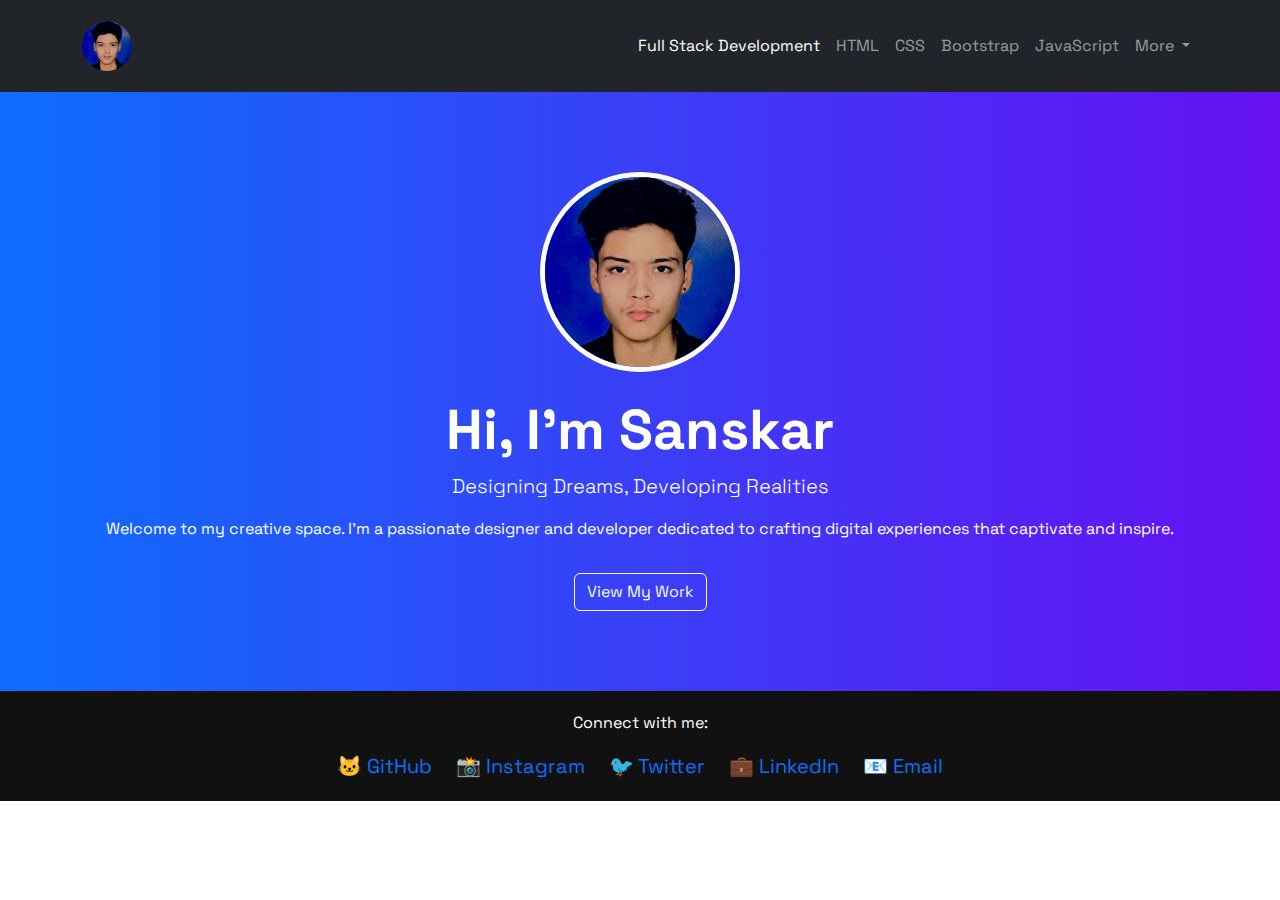
<file: index.html>
<!DOCTYPE html>
<html lang="en">

<head>
  <meta charset="UTF-8">
  <meta name="viewport" content="width=device-width, initial-scale=1.0">
  <title>Portfolio</title>

  <!-- Bootstrap CSS -->
  <link href="https://cdn.jsdelivr.net/npm/bootstrap@5.3.0/dist/css/bootstrap.min.css" rel="stylesheet">

  <!-- Google Font -->
  <link href="https://fonts.googleapis.com/css2?family=Space+Grotesk:wght@400;600&display=swap" rel="stylesheet">

  <!-- Custom CSS -->
  <style>
    body {
      font-family: 'Space Grotesk', sans-serif;
    }

    /* Navbar */
    .navbar-brand img {
      width: 50px;
      height: 50px;
      border-radius: 50%;
    }

    /* Hero Section */
    #hero {
      background: linear-gradient(to right, #0d6efd, #6610f2);
      color: white;
      padding: 80px 0;
      text-align: center;
    }

    #hero img {
      width: 200px;
      border-radius: 50%;
      border: 5px solid white;
    }

    /* Footer */
    footer {
      background: #111;
      color: white;
      padding: 20px 0;
      text-align: center;
    }

    footer a {
      margin: 0 10px;
      text-decoration: none;
      color: #0d6efd;
      font-size: 20px;
    }

    footer a:hover {
      color: #6610f2;
    }
  </style>
</head>

<body>

  <!-- Navbar -->
  <nav class="navbar navbar-expand-lg navbar-dark bg-dark py-3">
    <div class="container">
      <a class="navbar-brand" href="index.html">
        <img src="../DP.jpg" alt="Logo">
      </a>
      <button class="navbar-toggler" type="button" data-bs-toggle="collapse" data-bs-target="#navbarNav">
        <span class="navbar-toggler-icon"></span>
      </button>

      <div class="collapse navbar-collapse" id="navbarNav">
        <ul class="navbar-nav ms-auto text-center">
          <li class="nav-item">
            <a class="nav-link active" href="Blogs/Full_Stack_Development.html">Full Stack Development</a>
          </li>
          <li class="nav-item"><a class="nav-link" href="Blogs/HTML.html">HTML</a></li>
          <li class="nav-item"><a class="nav-link" href="Blogs/CSS.html">CSS</a></li>
          <li class="nav-item"><a class="nav-link" href="Blogs/Bootstrap.html">Bootstrap</a></li>
          <li class="nav-item"><a class="nav-link" href="Blogs/JavaScript.html">JavaScript</a></li>

          <!-- Dropdown Menu -->
          <li class="nav-item dropdown">
            <a class="nav-link dropdown-toggle" href="#" id="navbarDropdown" role="button" data-bs-toggle="dropdown"
              aria-expanded="false">
              More
            </a>
            <ul class="dropdown-menu" aria-labelledby="navbarDropdown">
              <li><a class="dropdown-item" href="#">Full Stack Dev.pdf</a></li>
              <li><a class="dropdown-item" href="#">HTML.pdf</a></li>
              <li><a class="dropdown-item" href="#">CSS.pdf</a></li>
              <li><a class="dropdown-item" href="#">Bootstrap.pdf</a></li>
              <li><a class="dropdown-item" href="#">JavaScript.pdf</a></li>
            </ul>
          </li>
        </ul>
      </div>
    </div>
  </nav>

  <!-- Hero Section -->
  <section id="hero">
    <div class="container">
      <img src="../DP.jpg" alt="Profile Picture">
      <h1 class="display-4 fw-bold mt-4">Hi, I’m Sanskar</h1>
      <p class="lead">Designing Dreams, Developing Realities</p>
      <p>Welcome to my creative space. I’m a passionate designer and developer dedicated to
        crafting digital experiences that captivate and inspire.</p>
      <a href="#" class="btn btn-outline-light mt-3">View My Work</a>
    </div>
  </section>

  <!-- Footer with Social Links -->
  <footer>
    <div class="container">
      <p>Connect with me:</p>
      <a href="https://github.com/sanskarrr17" target="_blank">🐱 GitHub</a>
      <a href="#">📸 Instagram</a>
      <a href="#">🐦 Twitter</a>
      <a href="#">💼 LinkedIn</a>
      <a href="#">📧 Email</a>
    </div>
  </footer>

  <!-- Bootstrap JS -->
  <script src="https://cdn.jsdelivr.net/npm/bootstrap@5.3.0/dist/js/bootstrap.bundle.min.js"></script>
</body>

</html>
</file>
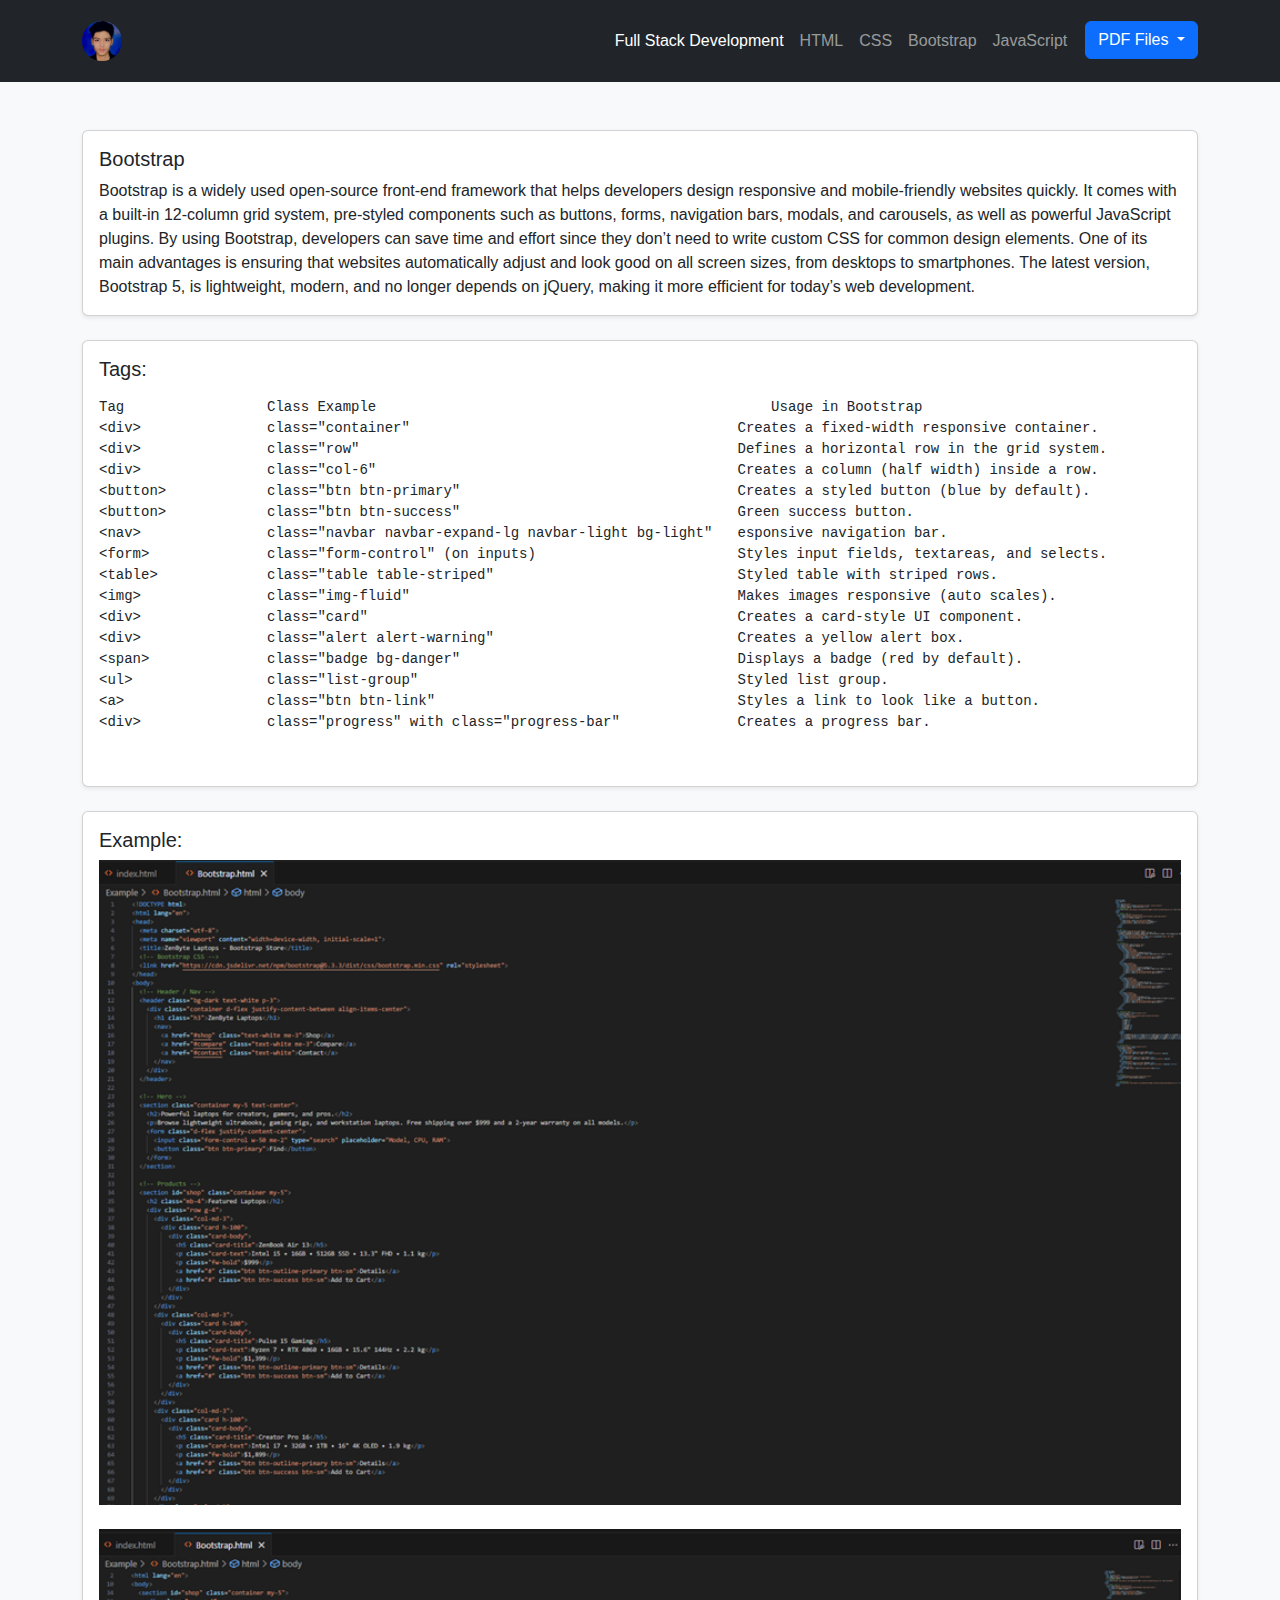
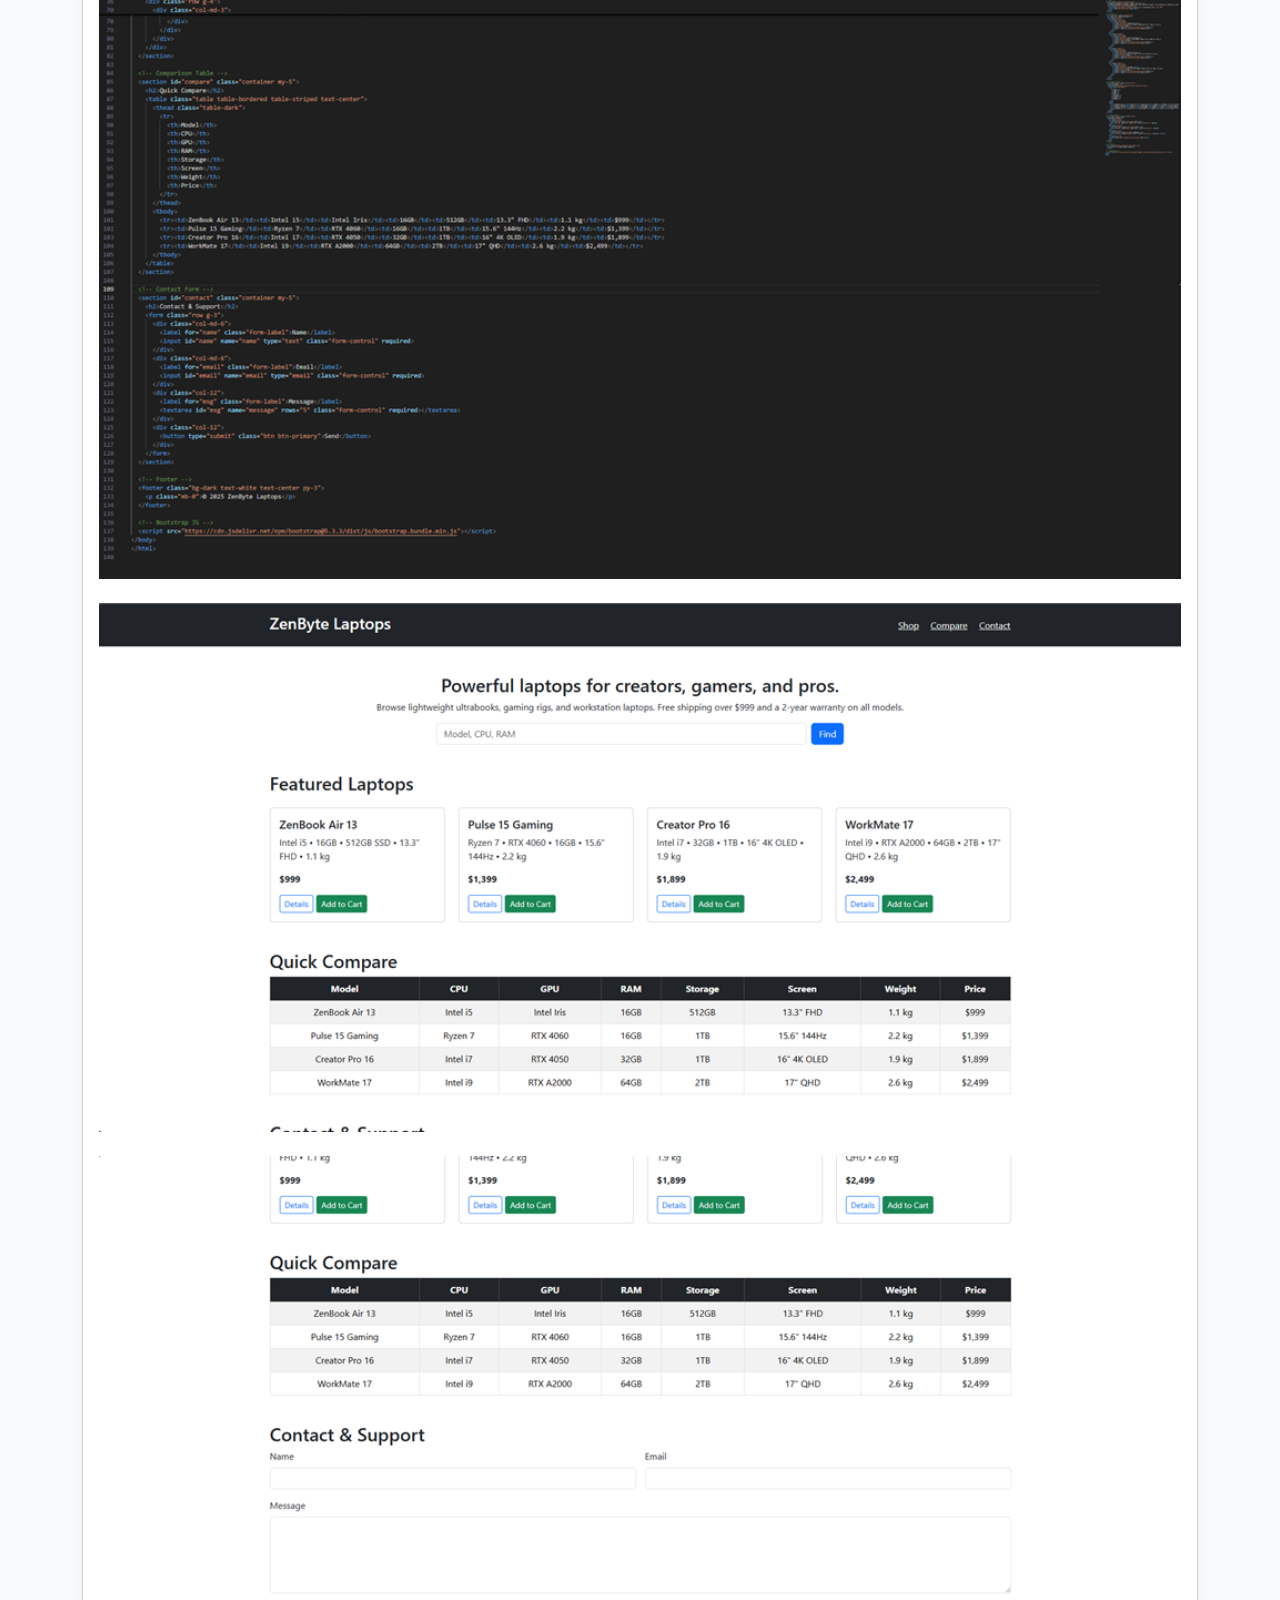
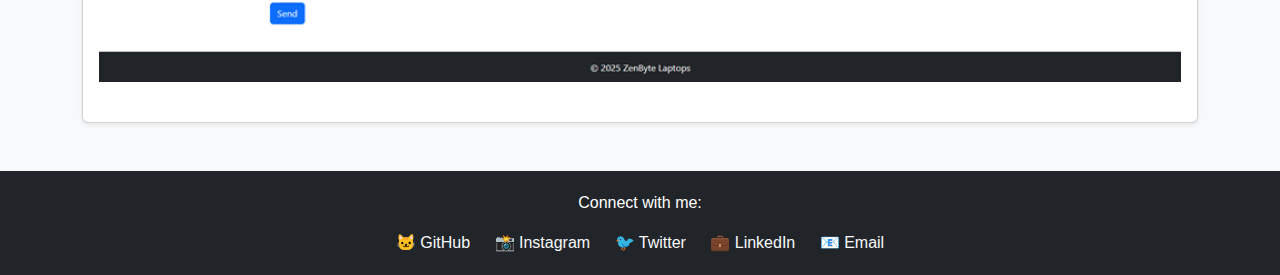
<file: Blogs/Bootstrap.html>
<!DOCTYPE html>
<html lang="en">

<head>
  <meta charset="UTF-8">
  <meta name="viewport" content="width=device-width, initial-scale=1.0">
  <title>Bootstrap Navbar, Cards & Footer</title>
  <!-- Bootstrap CSS -->
  <link href="https://cdn.jsdelivr.net/npm/bootstrap@5.3.0/dist/css/bootstrap.min.css" rel="stylesheet">
  <style>
    body {
      font-family: Arial, sans-serif;
      background-color: #f8f9fa;
    }

    .navbar-brand img {
      height: 40px;
      border-radius: 50%;
    }

    .card {
      transition: transform 0.3s ease, box-shadow 0.3s ease;
    }

    .card:hover {
      transform: translateY(-5px);
      box-shadow: 0 8px 20px rgba(0, 0, 0, 0.2);
    }

    footer {
      background-color: #212529;
      color: white;
      text-align: center;
      padding: 20px 0;
      margin-top: 40px;
    }

    footer a {
      margin: 0 10px;
      color: #f8f9fa;
      text-decoration: none;
      font-weight: 500;
    }

    footer a:hover {
      color: #0d6efd;
    }
  </style>
</head>

<body>

  <!-- Navbar -->
  <nav class="navbar navbar-expand-lg navbar-dark bg-dark py-3">
    <div class="container">
      <a class="navbar-brand" href="../index.html">
        <img src="../DP.jpg" alt="Logo">
      </a>
      <button class="navbar-toggler" type="button" data-bs-toggle="collapse" data-bs-target="#navbarNav">
        <span class="navbar-toggler-icon"></span>
      </button>

      <div class="collapse navbar-collapse" id="navbarNav">
        <ul class="navbar-nav ms-auto text-center">
          <li class="nav-item">
            <a class="nav-link active" href="../Blogs/Full_Stack_Development.html">Full Stack Development</a>
          </li>
          <li class="nav-item"><a class="nav-link" href="../Blogs/HTML.html">HTML</a></li>
          <li class="nav-item"><a class="nav-link" href="../Blogs/CSS.html">CSS</a></li>
          <li class="nav-item"><a class="nav-link" href="../Blogs/Bootstrap.html">Bootstrap</a></li>
          <li class="nav-item"><a class="nav-link" href="../Blogs/JavaScript.html">JavaScript</a></li>

          <!-- Dropdown Menu -->
            <li class="nav-item dropdown" style="margin-left: 10px;">
            <a class="btn btn-primary dropdown-toggle" href="#" id="navbarDropdown" role="button" 
                    data-bs-toggle="dropdown" aria-expanded="false">
                     PDF Files
            </a>
              <ul class="dropdown-menu" aria-labelledby="navbarDropdown">
                 <li><a class="dropdown-item" href="../Full Stack Development.pdf" target="_blank" rel="noopener noreferrer">Full Stack Dev.pdf</a></li>
                     <li><a class="dropdown-item" href="../HTML.pdf" target="_blank" rel="noopener noreferrer">HTML.pdf</a></li>
                    <li><a class="dropdown-item" href="../CSS.pdf" target="_blank" rel="noopener noreferrer">CSS.pdf</a></li>
                    <li><a class="dropdown-item" href="../Bootstrap.pdf" target="_blank" rel="noopener noreferrer">Bootstrap.pdf</a></li>
                    <li><a class="dropdown-item" href="../JavaScript.pdf" target="_blank" rel="noopener noreferrer">JavaScript.pdf</a></li>
  </ul>
</li>

        </ul>
      </div>
    </div>
  </nav>

  <!-- Body with Cards -->
  <div class="container my-5">

    <!-- Row 1 -->
    <div class="row mb-4">
      <div class="col-md-12">
        <div class="card shadow-sm">
          <div class="card-body">
            <h5 class="card-title">Bootstrap</h5>
            <p class="card-text">
Bootstrap is a widely used open-source front-end framework that helps developers design responsive and mobile-friendly websites quickly. It comes with a built-in 12-column grid system, pre-styled components such as buttons, forms, navigation bars, modals, and carousels, as well as powerful JavaScript plugins. By using Bootstrap, developers can save time and effort since they don’t need to write custom CSS for common design elements. One of its main advantages is ensuring that websites automatically adjust and look good on all screen sizes, from desktops to smartphones. The latest version, Bootstrap 5, is lightweight, modern, and no longer depends on jQuery, making it more efficient for today’s web development.
            </p>
          </div>
        </div>
      </div>
    </div>

    <!-- Row 2 -->
    <div class="row mb-4">
      <div class="col-md-12">
        <div class="card shadow-sm">
          <div class="card-body">
            <h5 class="card-title">Tags:</h5>
            <p class="card-text"><pre>
Tag	            Class Example	                                        Usage in Bootstrap
&lt;div>	            class="container"	                                    Creates a fixed-width responsive container.
&lt;div>	            class="row"	                                            Defines a horizontal row in the grid system.
&lt;div>	            class="col-6"	                                    Creates a column (half width) inside a row.
&lt;button>	    class="btn btn-primary"	                            Creates a styled button (blue by default).
&lt;button>	    class="btn btn-success"	                            Green success button.
&lt;nav>	            class="navbar navbar-expand-lg navbar-light bg-light"   esponsive navigation bar.
&lt;form>	            class="form-control" (on inputs)	                    Styles input fields, textareas, and selects.
&lt;table>	            class="table table-striped"	                            Styled table with striped rows.
&lt;img>	            class="img-fluid"	                                    Makes images responsive (auto scales).
&lt;div>	            class="card"	                                    Creates a card-style UI component.
&lt;div>	            class="alert alert-warning"	                            Creates a yellow alert box.
&lt;span>	            class="badge bg-danger"	                            Displays a badge (red by default).
&lt;ul>	            class="list-group"	                                    Styled list group.
&lt;a>	            class="btn btn-link"	                            Styles a link to look like a button.
&lt;div>	            class="progress" with class="progress-bar"	            Creates a progress bar.
    </pre>
            </p>
          </div>
        </div>
      </div>
    </div>

    <!-- Row 3 -->
    <div class="row mb-4">
      <div class="col-md-12">
        <div class="card shadow-sm">
          <div class="card-body">
            <h5 class="card-title">Example:</h5>
            <p class="card-text">
            <img src="../Example/Images/Bootstrap/eg1.png" width="100%" alt=""><br><br>
            <img src="../Example/Images/Bootstrap/eg2.png" width="100%" alt=""><br><br>
            <img src="../Example/Images/Bootstrap/op1.png" width="100%" alt=""><br><br>
            <img src="../Example/Images/Bootstrap/op2.png" width="100%" alt=""><br><br>
          </div>
        </div>
      </div>
    </div>

  </div>

  <!-- Footer with Social Links -->
  <footer>
    <div class="container">
      <p>Connect with me:</p>
      <a href="https://github.com/sanskarrr17" target="_blank">🐱 GitHub</a>
      <a href="#">📸 Instagram</a>
      <a href="#">🐦 Twitter</a>
      <a href="#">💼 LinkedIn</a>
      <a href="#">📧 Email</a>
    </div>
  </footer>

  <!-- Bootstrap JS -->
  <script src="https://cdn.jsdelivr.net/npm/bootstrap@5.3.0/dist/js/bootstrap.bundle.min.js"></script>
</body>

</html>
</file>
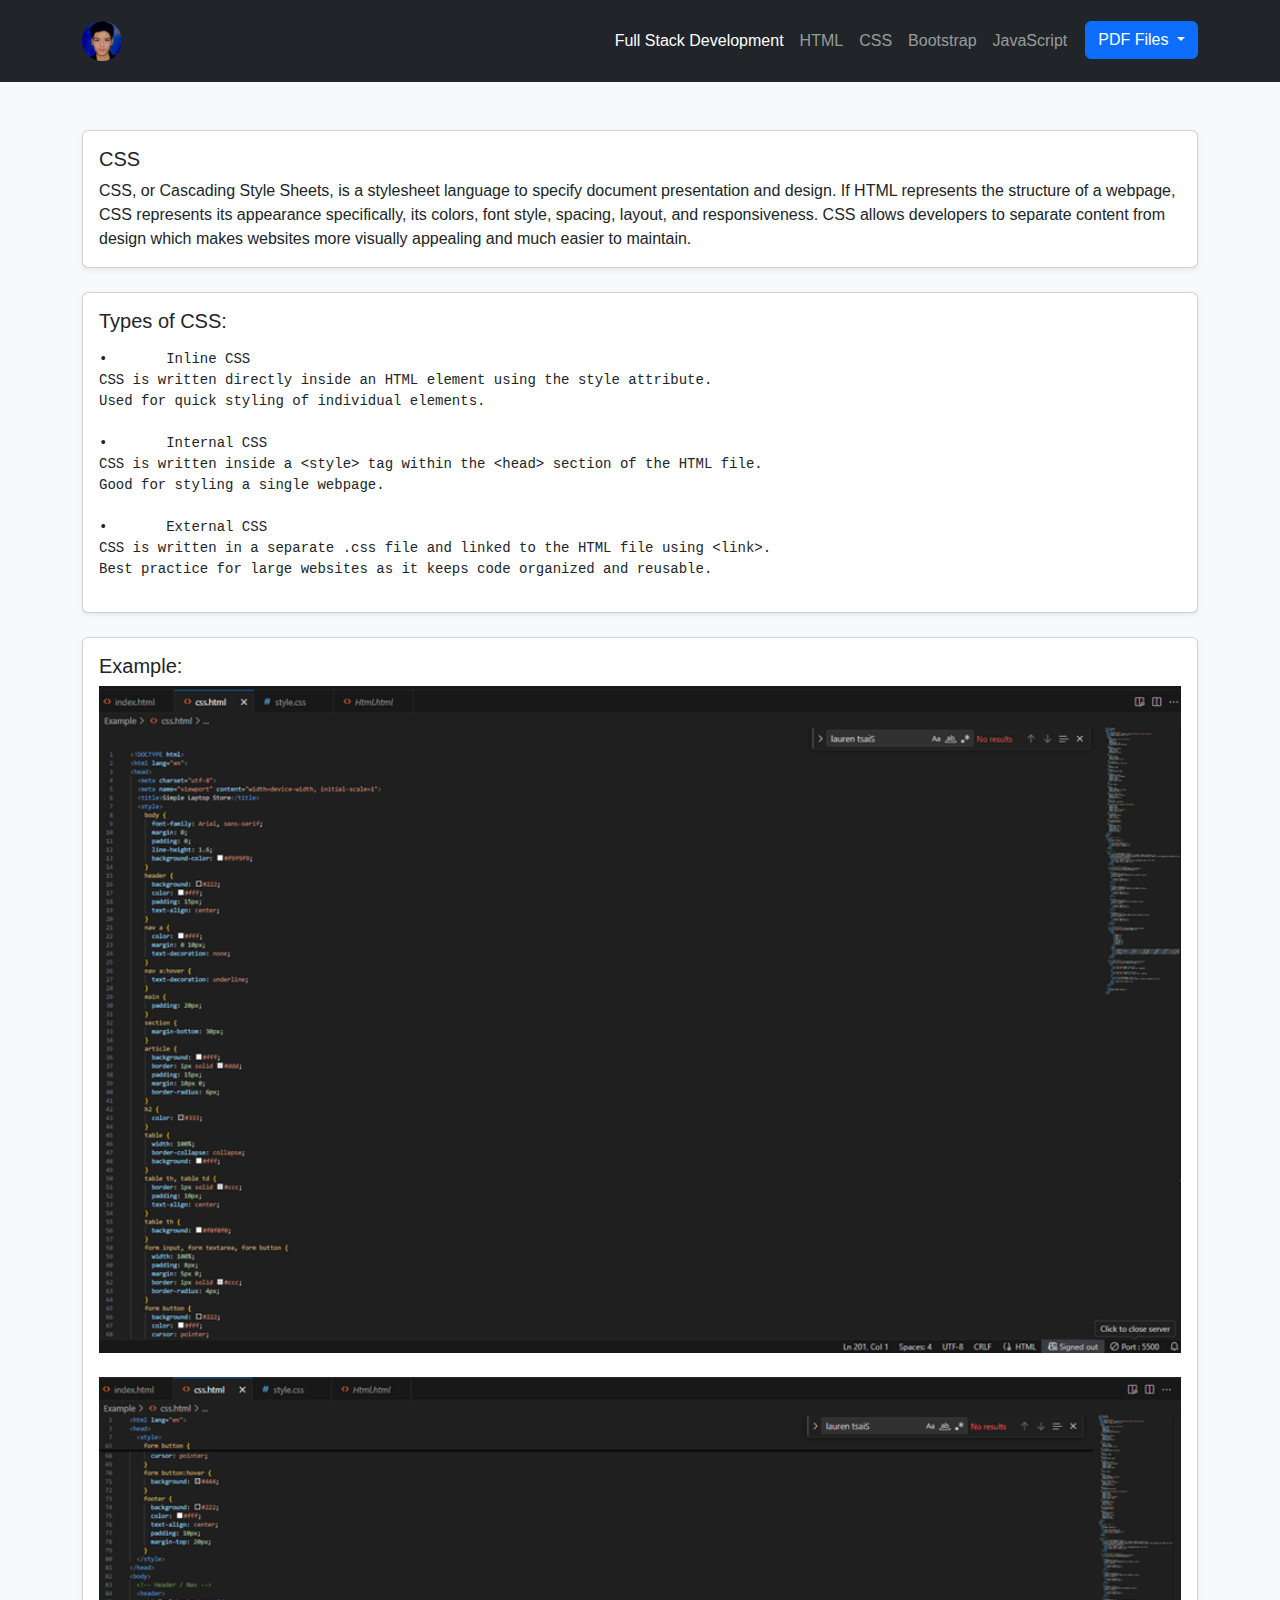
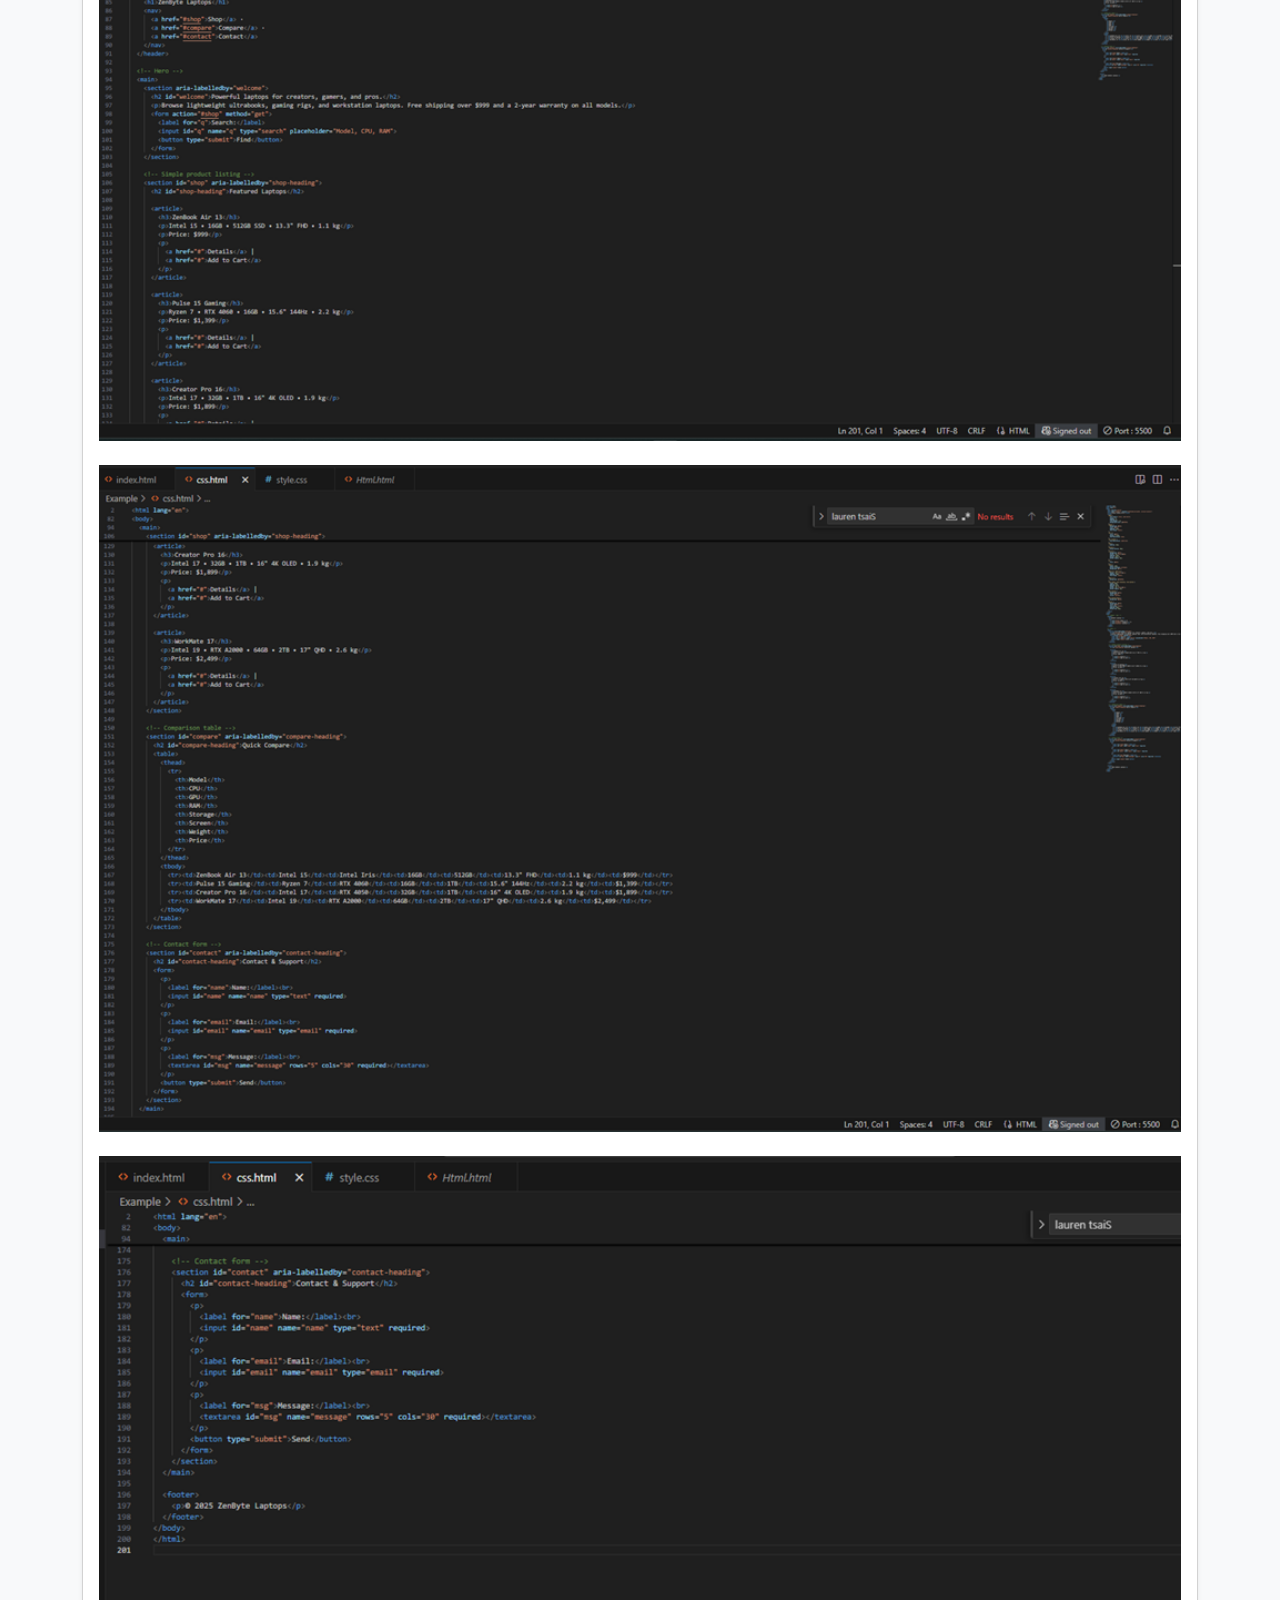
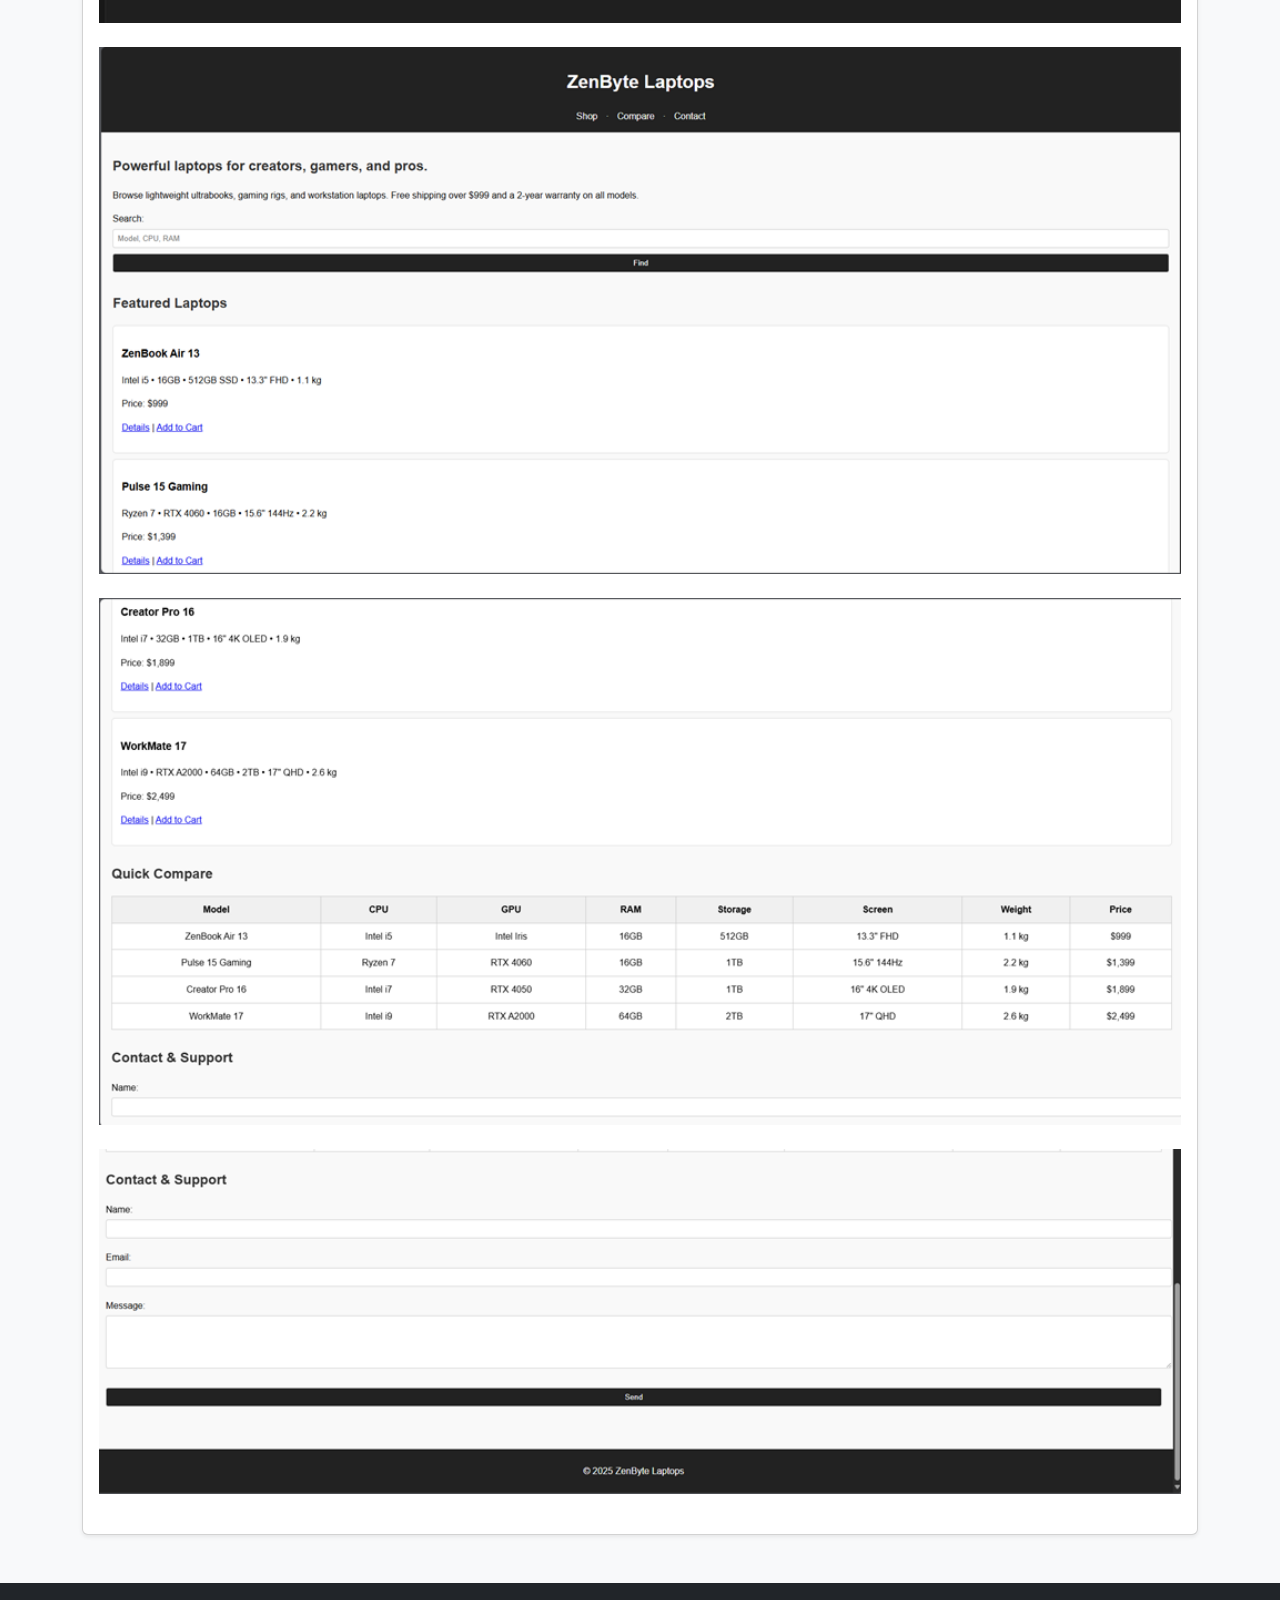
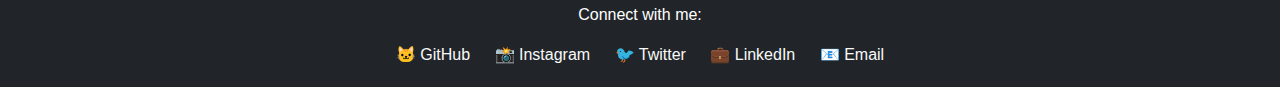
<file: Blogs/CSS.html>
<!DOCTYPE html>
<html lang="en">

<head>
  <meta charset="UTF-8">
  <meta name="viewport" content="width=device-width, initial-scale=1.0">
  <title>Bootstrap Navbar, Cards & Footer</title>
  <!-- Bootstrap CSS -->
  <link href="https://cdn.jsdelivr.net/npm/bootstrap@5.3.0/dist/css/bootstrap.min.css" rel="stylesheet">
  <style>
    body {
      font-family: Arial, sans-serif;
      background-color: #f8f9fa;
    }

    .navbar-brand img {
      height: 40px;
      border-radius: 50%;
    }

    .card {
      transition: transform 0.3s ease, box-shadow 0.3s ease;
    }

    .card:hover {
      transform: translateY(-5px);
      box-shadow: 0 8px 20px rgba(0, 0, 0, 0.2);
    }

    footer {
      background-color: #212529;
      color: white;
      text-align: center;
      padding: 20px 0;
      margin-top: 40px;
    }

    footer a {
      margin: 0 10px;
      color: #f8f9fa;
      text-decoration: none;
      font-weight: 500;
    }

    footer a:hover {
      color: #0d6efd;
    }
  </style>
</head>

<body>

  <!-- Navbar -->
  <nav class="navbar navbar-expand-lg navbar-dark bg-dark py-3">
    <div class="container">
      <a class="navbar-brand" href="../index.html">
        <img src="../DP.jpg" alt="Logo">
      </a>
      <button class="navbar-toggler" type="button" data-bs-toggle="collapse" data-bs-target="#navbarNav">
        <span class="navbar-toggler-icon"></span>
      </button>

      <div class="collapse navbar-collapse" id="navbarNav">
        <ul class="navbar-nav ms-auto text-center">
          <li class="nav-item">
            <a class="nav-link active" href="../Blogs/Full_Stack_Development.html">Full Stack Development</a>
          </li>
          <li class="nav-item"><a class="nav-link" href="../Blogs/HTML.html">HTML</a></li>
          <li class="nav-item"><a class="nav-link" href="../Blogs/CSS.html">CSS</a></li>
          <li class="nav-item"><a class="nav-link" href="../Blogs/Bootstrap.html">Bootstrap</a></li>
          <li class="nav-item"><a class="nav-link" href="../Blogs/JavaScript.html">JavaScript</a></li>

          <!-- Dropdown Menu -->
            <li class="nav-item dropdown" style="margin-left: 10px;">
            <a class="btn btn-primary dropdown-toggle" href="#" id="navbarDropdown" role="button" 
                    data-bs-toggle="dropdown" aria-expanded="false">
                     PDF Files
            </a>
              <ul class="dropdown-menu" aria-labelledby="navbarDropdown">
                 <li><a class="dropdown-item" href="../Full Stack Development.pdf" target="_blank" rel="noopener noreferrer">Full Stack Dev.pdf</a></li>
                     <li><a class="dropdown-item" href="../HTML.pdf" target="_blank" rel="noopener noreferrer">HTML.pdf</a></li>
                    <li><a class="dropdown-item" href="../CSS.pdf" target="_blank" rel="noopener noreferrer">CSS.pdf</a></li>
                    <li><a class="dropdown-item" href="../Bootstrap.pdf" target="_blank" rel="noopener noreferrer">Bootstrap.pdf</a></li>
                    <li><a class="dropdown-item" href="../JavaScript.pdf" target="_blank" rel="noopener noreferrer">JavaScript.pdf</a></li>
  </ul>
</li>

        </ul>
      </div>
    </div>
  </nav>

  <!-- Body with Cards -->
  <div class="container my-5">

    <!-- Row 1 -->
    <div class="row mb-4">
      <div class="col-md-12">
        <div class="card shadow-sm">
          <div class="card-body">
            <h5 class="card-title">CSS</h5>
            <p class="card-text">
                CSS, or Cascading Style Sheets, is a stylesheet language to specify document presentation and design. If HTML represents the structure of a webpage, CSS represents its appearance specifically, its colors, font style, spacing, layout, and responsiveness. CSS allows developers to separate content from design which makes websites more visually appealing and much easier to maintain.            </p>
          </div>
        </div>
      </div>
    </div>

<!-- Row 3 -->
    <div class="row mb-4">
      <div class="col-md-12">
        <div class="card shadow-sm">
          <div class="card-body">
            <h5 class="card-title">Types of CSS:
</h5>
            <p class="card-text"><pre>
•	Inline CSS
CSS is written directly inside an HTML element using the style attribute.
Used for quick styling of individual elements.

•	Internal CSS
CSS is written inside a &lt;style> tag within the &lt;head> section of the HTML file.
Good for styling a single webpage.

•	External CSS
CSS is written in a separate .css file and linked to the HTML file using &lt;link>.
Best practice for large websites as it keeps code organized and reusable.
</pre>

            </p>
          </div>
        </div>
      </div>
    </div>


    <!-- Row 2 -->
    <div class="row mb-4">
      <div class="col-md-12">
        <div class="card shadow-sm">
          <div class="card-body">
            <h5 class="card-title">Example:</h5>
            <p class="card-text">
            <img src="../Example/Images/CSS/eg1.png" width="100%" alt=""><br><br>
            <img src="../Example/Images/CSS/eg2.png" width="100%" alt=""><br><br>            
            <img src="../Example/Images/CSS/eg3.png" width="100%" alt=""><br><br>            
            <img src="../Example/Images/CSS/eg4.png" width="100%" alt=""><br><br>
            <img src="../Example/Images/CSS/op1.png" width="100%" alt=""><br><br>
            <img src="../Example/Images/CSS/op2.png" width="100%" alt=""><br><br>
            <img src="../Example/Images/CSS/op3.png" width="100%" alt=""><br><br>

            </p>
          </div>
        </div>
      </div>
    </div>

    
  </div>

  <!-- Footer with Social Links -->
  <footer>
    <div class="container">
      <p>Connect with me:</p>
      <a href="https://github.com/sanskarrr17" target="_blank">🐱 GitHub</a>
      <a href="#">📸 Instagram</a>
      <a href="#">🐦 Twitter</a>
      <a href="#">💼 LinkedIn</a>
      <a href="#">📧 Email</a>
    </div>
  </footer>

  <!-- Bootstrap JS -->
  <script src="https://cdn.jsdelivr.net/npm/bootstrap@5.3.0/dist/js/bootstrap.bundle.min.js"></script>
</body>

</html>
</file>
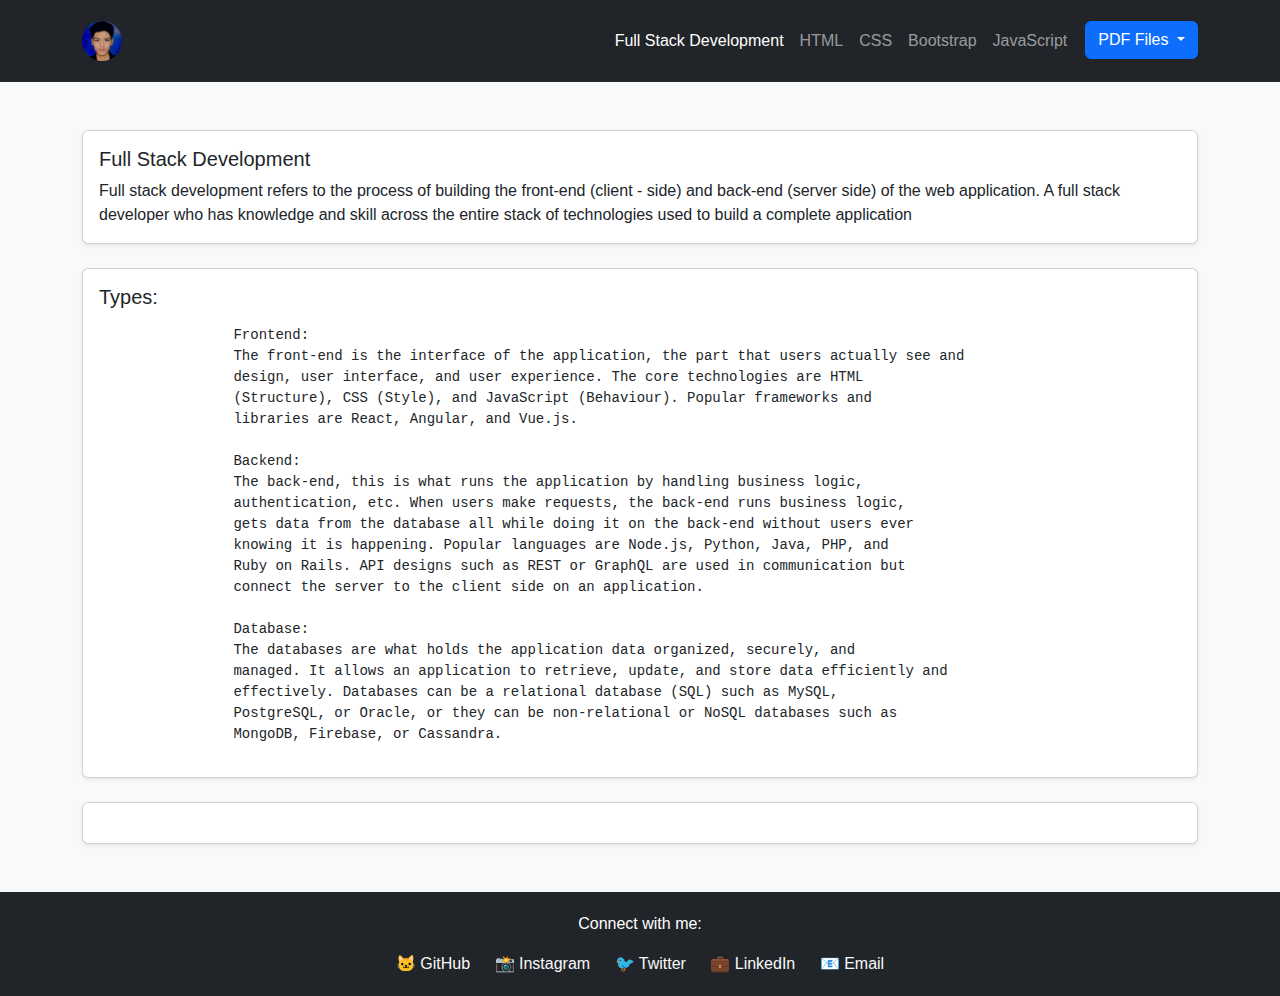
<file: Blogs/Full_Stack_Development.html>
<!DOCTYPE html>
<html lang="en">

<head>
  <meta charset="UTF-8">
  <meta name="viewport" content="width=device-width, initial-scale=1.0">
  <title>Bootstrap Navbar, Cards & Footer</title>
  <!-- Bootstrap CSS -->
  <link href="https://cdn.jsdelivr.net/npm/bootstrap@5.3.0/dist/css/bootstrap.min.css" rel="stylesheet">
  <style>
    body {
      font-family: Arial, sans-serif;
      background-color: #f8f9fa;
    }

    .navbar-brand img {
      height: 40px;
      border-radius: 50%;
    }

    .card {
      transition: transform 0.3s ease, box-shadow 0.3s ease;
    }

    .card:hover {
      transform: translateY(-5px);
      box-shadow: 0 8px 20px rgba(0, 0, 0, 0.2);
    }

    footer {
      background-color: #212529;
      color: white;
      text-align: center;
      padding: 20px 0;
      margin-top: 40px;
    }

    footer a {
      margin: 0 10px;
      color: #f8f9fa;
      text-decoration: none;
      font-weight: 500;
    }

    footer a:hover {
      color: #0d6efd;
    }
  </style>
</head>

<body>

  <!-- Navbar -->
  <nav class="navbar navbar-expand-lg navbar-dark bg-dark py-3">
    <div class="container">
      <a class="navbar-brand" href="../index.html">
        <img src="../DP.jpg" alt="Logo">
      </a>
      <button class="navbar-toggler" type="button" data-bs-toggle="collapse" data-bs-target="#navbarNav">
        <span class="navbar-toggler-icon"></span>
      </button>

      <div class="collapse navbar-collapse" id="navbarNav">
        <ul class="navbar-nav ms-auto text-center">
          <li class="nav-item">
            <a class="nav-link active" href="../Blogs/Full_Stack_Development.html">Full Stack Development</a>
          </li>
          <li class="nav-item"><a class="nav-link" href="../Blogs/HTML.html">HTML</a></li>
          <li class="nav-item"><a class="nav-link" href="../Blogs/CSS.html">CSS</a></li>
          <li class="nav-item"><a class="nav-link" href="../Blogs/Bootstrap.html">Bootstrap</a></li>
          <li class="nav-item"><a class="nav-link" href="../Blogs/JavaScript.html">JavaScript</a></li>

          <!-- Dropdown Menu -->
            <li class="nav-item dropdown" style="margin-left: 10px;">
            <a class="btn btn-primary dropdown-toggle" href="#" id="navbarDropdown" role="button" 
                    data-bs-toggle="dropdown" aria-expanded="false">
                     PDF Files
            </a>
              <ul class="dropdown-menu" aria-labelledby="navbarDropdown">
                 <li><a class="dropdown-item" href="../Full Stack Development.pdf" target="_blank" rel="noopener noreferrer">Full Stack Dev.pdf</a></li>
                     <li><a class="dropdown-item" href="../HTML.pdf" target="_blank" rel="noopener noreferrer">HTML.pdf</a></li>
                    <li><a class="dropdown-item" href="../CSS.pdf" target="_blank" rel="noopener noreferrer">CSS.pdf</a></li>
                    <li><a class="dropdown-item" href="../Bootstrap.pdf" target="_blank" rel="noopener noreferrer">Bootstrap.pdf</a></li>
                    <li><a class="dropdown-item" href="../JavaScript.pdf" target="_blank" rel="noopener noreferrer">JavaScript.pdf</a></li>
  </ul>
</li>

        </ul>
      </div>
    </div>
  </nav>

  <!-- Body with Cards -->
  <div class="container my-5">

    <!-- Row 1 -->
    <div class="row mb-4">
      <div class="col-md-12">
        <div class="card shadow-sm">
          <div class="card-body">
            <h5 class="card-title">Full Stack Development</h5>
            <p class="card-text">
                Full stack development refers to the process of building the front-end (client - side) and 
                back-end (server side) of the web application. A full stack developer who has knowledge 
                and skill across the entire stack of technologies used to build a complete application 
            </p>
          </div>
        </div>
      </div>
    </div>

    <!-- Row 2 -->
    <div class="row mb-4">
      <div class="col-md-12">
        <div class="card shadow-sm">
          <div class="card-body">
            <h5 class="card-title">Types:</h5>
            <p class="card-text"><pre>
                Frontend:
                The front-end is the interface of the application, the part that users actually see and 
                design, user interface, and user experience. The core technologies are HTML 
                (Structure), CSS (Style), and JavaScript (Behaviour). Popular frameworks and 
                libraries are React, Angular, and Vue.js.  
                
                Backend:
                The back-end, this is what runs the application by handling business logic, 
                authentication, etc. When users make requests, the back-end runs business logic, 
                gets data from the database all while doing it on the back-end without users ever 
                knowing it is happening. Popular languages are Node.js, Python, Java, PHP, and 
                Ruby on Rails. API designs such as REST or GraphQL are used in communication but 
                connect the server to the client side on an application.

                Database: 
                The databases are what holds the application data organized, securely, and 
                managed. It allows an application to retrieve, update, and store data efficiently and 
                effectively. Databases can be a relational database (SQL) such as MySQL, 
                PostgreSQL, or Oracle, or they can be non-relational or NoSQL databases such as 
                MongoDB, Firebase, or Cassandra. </pre>
            </p>
          </div>
        </div>
      </div>
    </div>

    <!-- Row 3 -->
    <div class="row mb-4">
      <div class="col-md-12">
        <div class="card shadow-sm">
          <div class="card-body">
            <h5 class="card-title"></h5>
            <p class="card-text">
                   
            </p>
          </div>
        </div>
      </div>
    </div>

  </div>

  <!-- Footer with Social Links -->
  <footer>
    <div class="container">
      <p>Connect with me:</p>
      <a href="https://github.com/" target="_blank">🐱 GitHub</a>
      <a href="#">📸 Instagram</a>
      <a href="#">🐦 Twitter</a>
      <a href="#">💼 LinkedIn</a>
      <a href="#">📧 Email</a>
    </div>
  </footer>

  <!-- Bootstrap JS -->
  <script src="https://cdn.jsdelivr.net/npm/bootstrap@5.3.0/dist/js/bootstrap.bundle.min.js"></script>
</body>

</html>
</file>
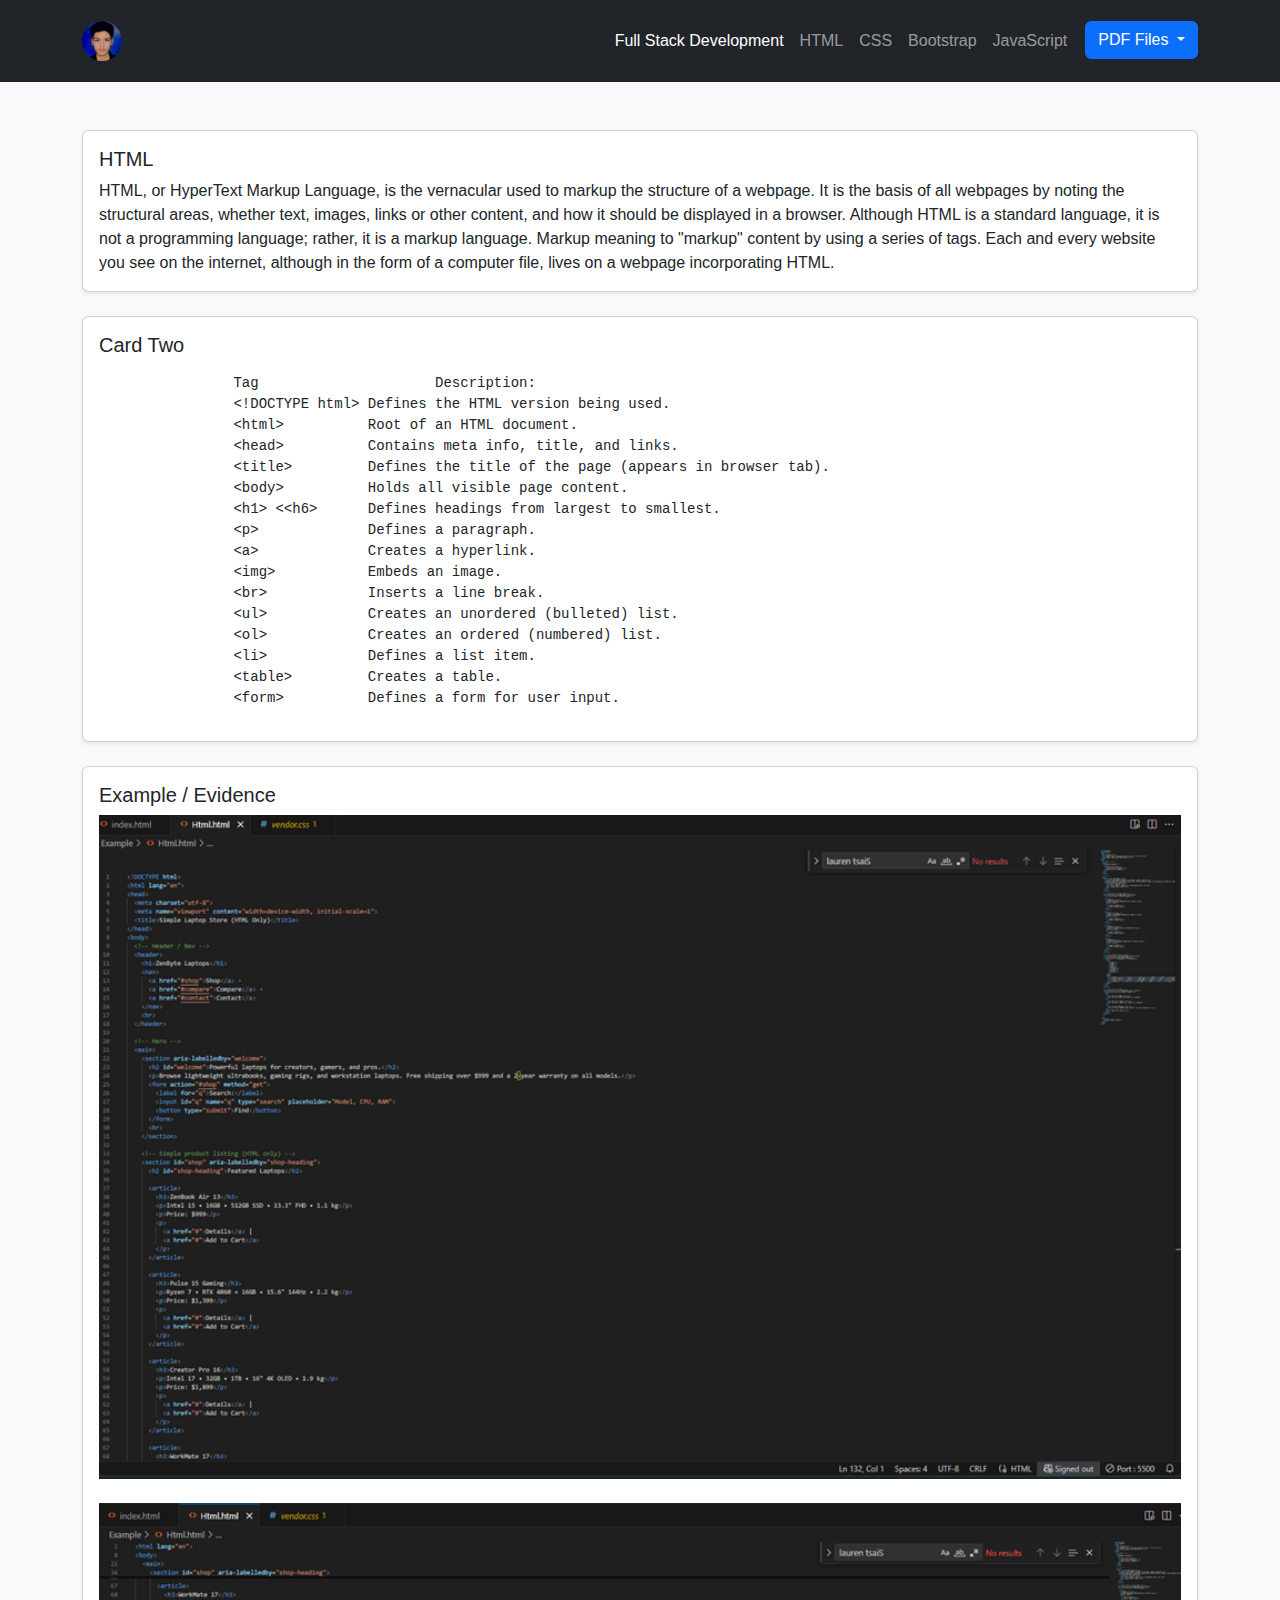
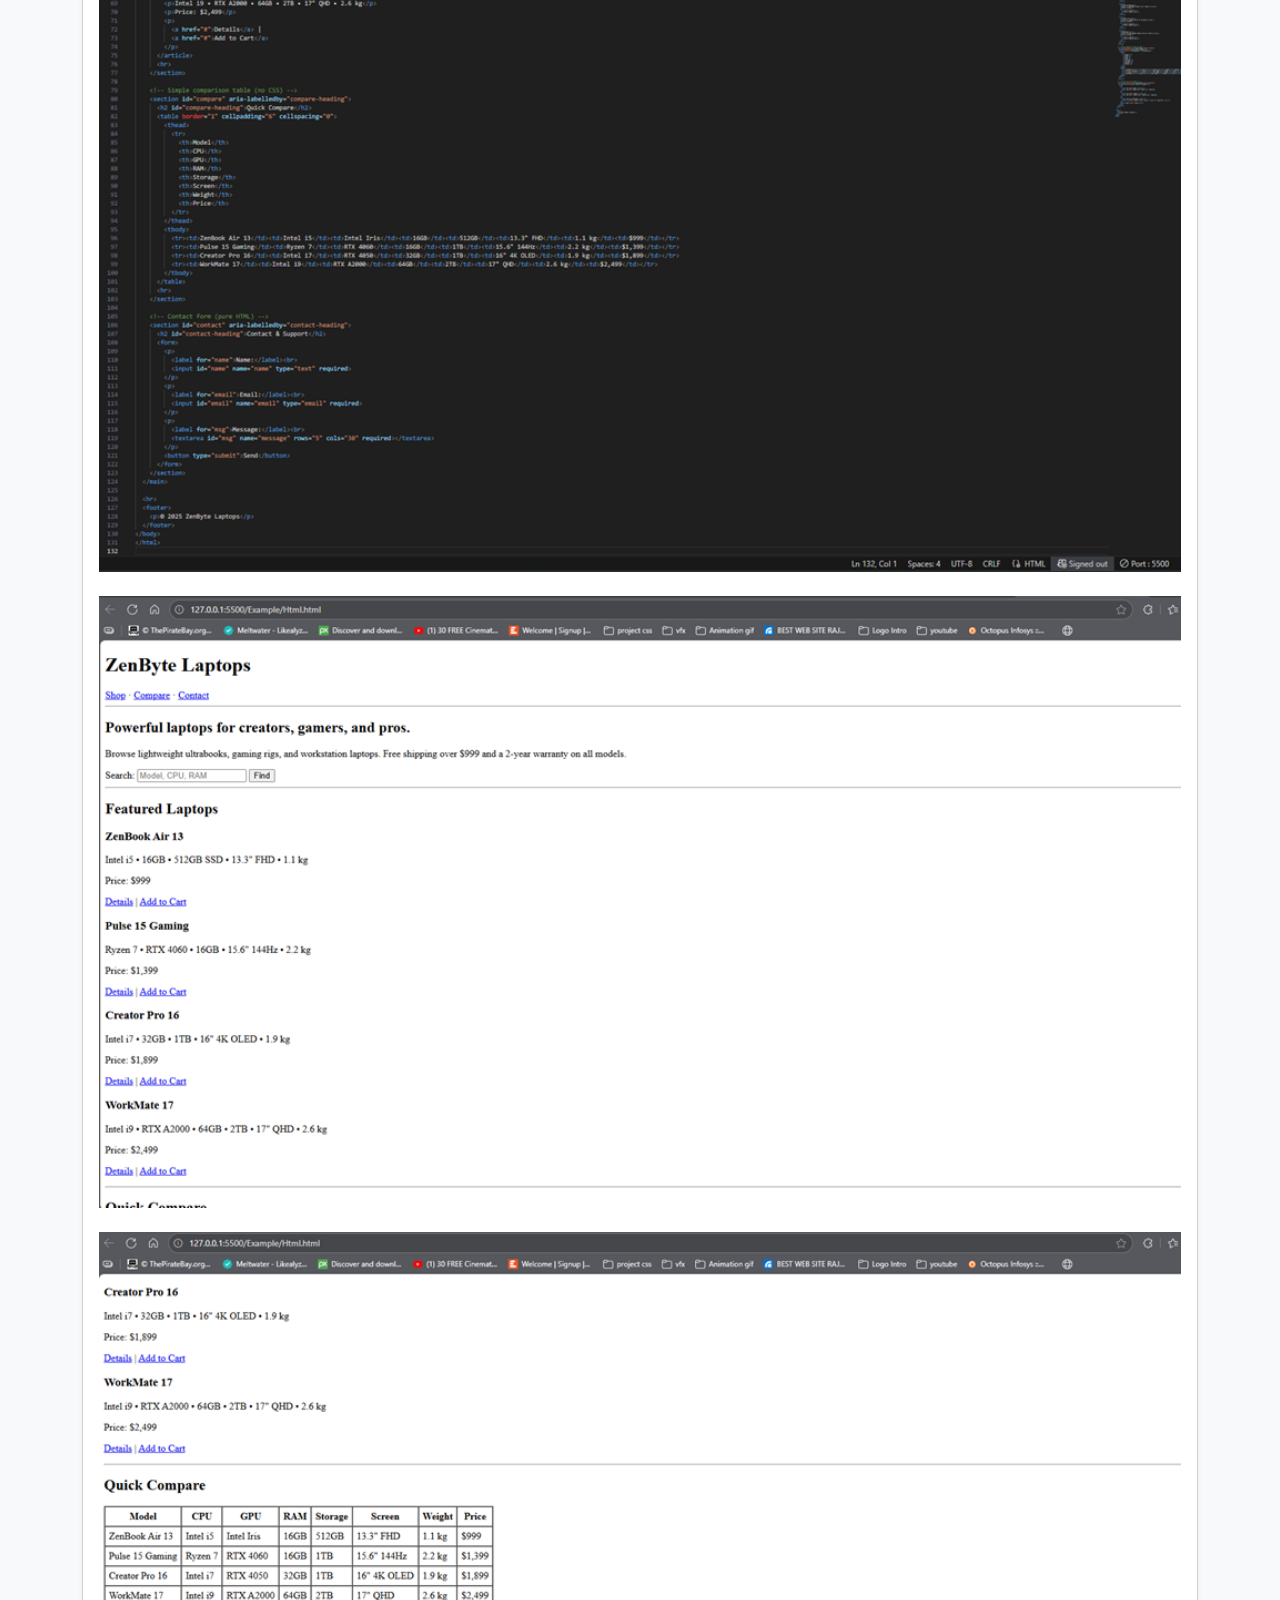
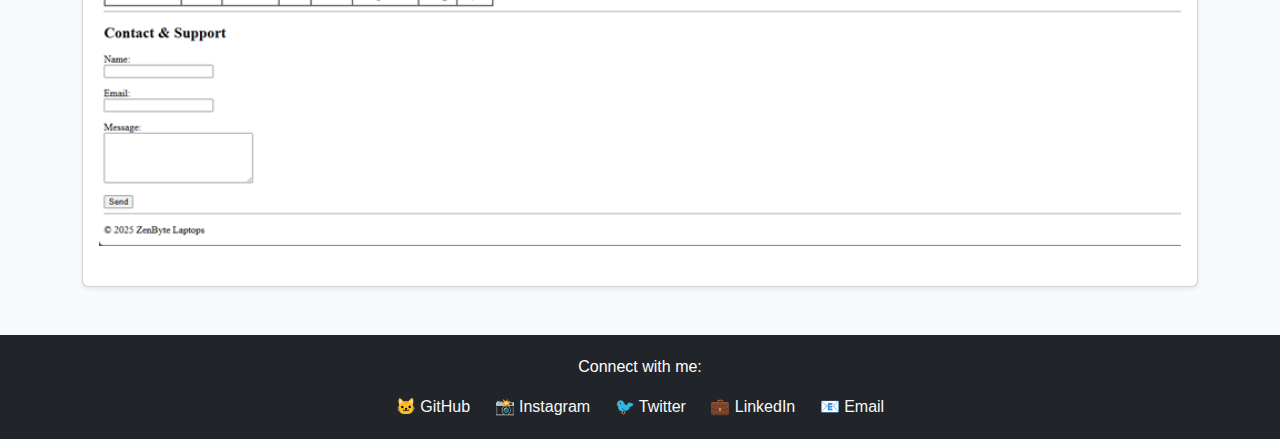
<file: Blogs/HTML.html>
<!DOCTYPE html>
<html lang="en">

<head>
  <meta charset="UTF-8">
  <meta name="viewport" content="width=device-width, initial-scale=1.0">
  <title>Bootstrap Navbar, Cards & Footer</title>
  <!-- Bootstrap CSS -->
  <link href="https://cdn.jsdelivr.net/npm/bootstrap@5.3.0/dist/css/bootstrap.min.css" rel="stylesheet">
  <style>
    body {
      font-family: Arial, sans-serif;
      background-color: #f8f9fa;
    }

    .navbar-brand img {
      height: 40px;
      border-radius: 50%;
    }

    .card {
      transition: transform 0.3s ease, box-shadow 0.3s ease;
    }

    .card:hover {
      transform: translateY(-5px);
      box-shadow: 0 8px 20px rgba(0, 0, 0, 0.2);
    }

    footer {
      background-color: #212529;
      color: white;
      text-align: center;
      padding: 20px 0;
      margin-top: 40px;
    }

    footer a {
      margin: 0 10px;
      color: #f8f9fa;
      text-decoration: none;
      font-weight: 500;
    }

    footer a:hover {
      color: #0d6efd;
    }
  </style>
</head>

<body>

  <!-- Navbar -->
  <nav class="navbar navbar-expand-lg navbar-dark bg-dark py-3">
    <div class="container">
      <a class="navbar-brand" href="../index.html">
        <img src="../DP.jpg" alt="Logo">
      </a>
      <button class="navbar-toggler" type="button" data-bs-toggle="collapse" data-bs-target="#navbarNav">
        <span class="navbar-toggler-icon"></span>
      </button>

      <div class="collapse navbar-collapse" id="navbarNav">
        <ul class="navbar-nav ms-auto text-center">
          <li class="nav-item">
            <a class="nav-link active" href="../Blogs/Full_Stack_Development.html">Full Stack Development</a>
          </li>
          <li class="nav-item"><a class="nav-link" href="../Blogs/HTML.html">HTML</a></li>
          <li class="nav-item"><a class="nav-link" href="../Blogs/CSS.html">CSS</a></li>
          <li class="nav-item"><a class="nav-link" href="../Blogs/Bootstrap.html">Bootstrap</a></li>
          <li class="nav-item"><a class="nav-link" href="../Blogs/JavaScript.html">JavaScript</a></li>

          <!-- Dropdown Menu -->
            <li class="nav-item dropdown" style="margin-left: 10px;">
            <a class="btn btn-primary dropdown-toggle" href="#" id="navbarDropdown" role="button" 
                    data-bs-toggle="dropdown" aria-expanded="false">
                     PDF Files
            </a>
              <ul class="dropdown-menu" aria-labelledby="navbarDropdown">
                 <li><a class="dropdown-item" href="Full Stack Development.pdf" target="_blank" rel="noopener noreferrer">Full Stack Dev.pdf</a></li>
                     <li><a class="dropdown-item" href="../HTML.pdf" target="_blank" rel="noopener noreferrer">HTML.pdf</a></li>
                    <li><a class="dropdown-item" href="../CSS.pdf" target="_blank" rel="noopener noreferrer">CSS.pdf</a></li>
                    <li><a class="dropdown-item" href="../Bootstrap.pdf" target="_blank" rel="noopener noreferrer">Bootstrap.pdf</a></li>
                    <li><a class="dropdown-item" href="../JavaScript.pdf" target="_blank" rel="noopener noreferrer">JavaScript.pdf</a></li>
  </ul>
</li>

        </ul>
      </div>
    </div>
  </nav>

  <!-- Body with Cards -->
  <div class="container my-5">

    <!-- Row 1 -->
    <div class="row mb-4">
      <div class="col-md-12">
        <div class="card shadow-sm">
          <div class="card-body">
            <h5 class="card-title">HTML</h5>
            <p class="card-text">
                HTML, or HyperText Markup Language, is the vernacular used to markup the structure of a webpage. It is the basis of all webpages by noting the structural areas,
                 whether text, images, links or other content, and how it should be displayed in a browser. Although HTML is a standard language, it is not a programming language;
                  rather, it is a markup language. Markup meaning to "markup" content by using a series of tags. Each and every website you see on the internet, although in the 
                  form of a computer file, lives on a webpage incorporating HTML.            </p>
          </div>
        </div>
      </div>
    </div>

    <!-- Row 2 -->
    <div class="row mb-4">
      <div class="col-md-12">
        <div class="card shadow-sm">
          <div class="card-body">
            <h5 class="card-title">Card Two</h5>
            <p class="card-text"><pre>
                Tag	                Description:
                &lt;!DOCTYPE html>	Defines the HTML version being used.
                &lt;html>	        Root of an HTML document.
                &lt;head>	        Contains meta info, title, and links.
                &lt;title>	        Defines the title of the page (appears in browser tab).
                &lt;body>	        Holds all visible page content.
                &lt;h1> <&lt;h6>	Defines headings from largest to smallest.
                &lt;p>	        Defines a paragraph.
                &lt;a> 	        Creates a hyperlink.
                &lt;img>	        Embeds an image.
                &lt;br>	        Inserts a line break.
                &lt;ul>	        Creates an unordered (bulleted) list.
                &lt;ol>	        Creates an ordered (numbered) list.
                &lt;li>	        Defines a list item.
                &lt;table>     	Creates a table.
                &lt;form>	        Defines a form for user input.</pre>
            </p>
          </div>
        </div>
      </div>
    </div>

    <!-- Row 3 -->
    <div class="row mb-4">
      <div class="col-md-12">
        <div class="card shadow-sm">
          <div class="card-body">
            <h5 class="card-title">Example / Evidence</h5>
            <p class="card-text">
                    <img src="../Example/Images/HTML/eg1.png" width="100%" alt=""><br><br>
                    <img src="../Example/Images/HTML/eg2.png" width="100%"alt="">     <br><br>       
                    <img src="../Example/Images/HTML/op1.png" width="100%"alt=""><br><br>
                    <img src="../Example/Images/HTML/op2.png" width="100%"alt="">    <br><br>       
                </p>
          </div>
        </div>
      </div>
    </div>

  </div>

  <!-- Footer with Social Links -->
  <footer>
    <div class="container">
      <p>Connect with me:</p>
      <a href="https://github.com/sanskarrr17" target="_blank">🐱 GitHub</a>
      <a href="#">📸 Instagram</a>
      <a href="#">🐦 Twitter</a>
      <a href="#">💼 LinkedIn</a>
      <a href="#">📧 Email</a>
    </div>
  </footer>

  <!-- Bootstrap JS -->
  <script src="https://cdn.jsdelivr.net/npm/bootstrap@5.3.0/dist/js/bootstrap.bundle.min.js"></script>
</body>

</html>
</file>
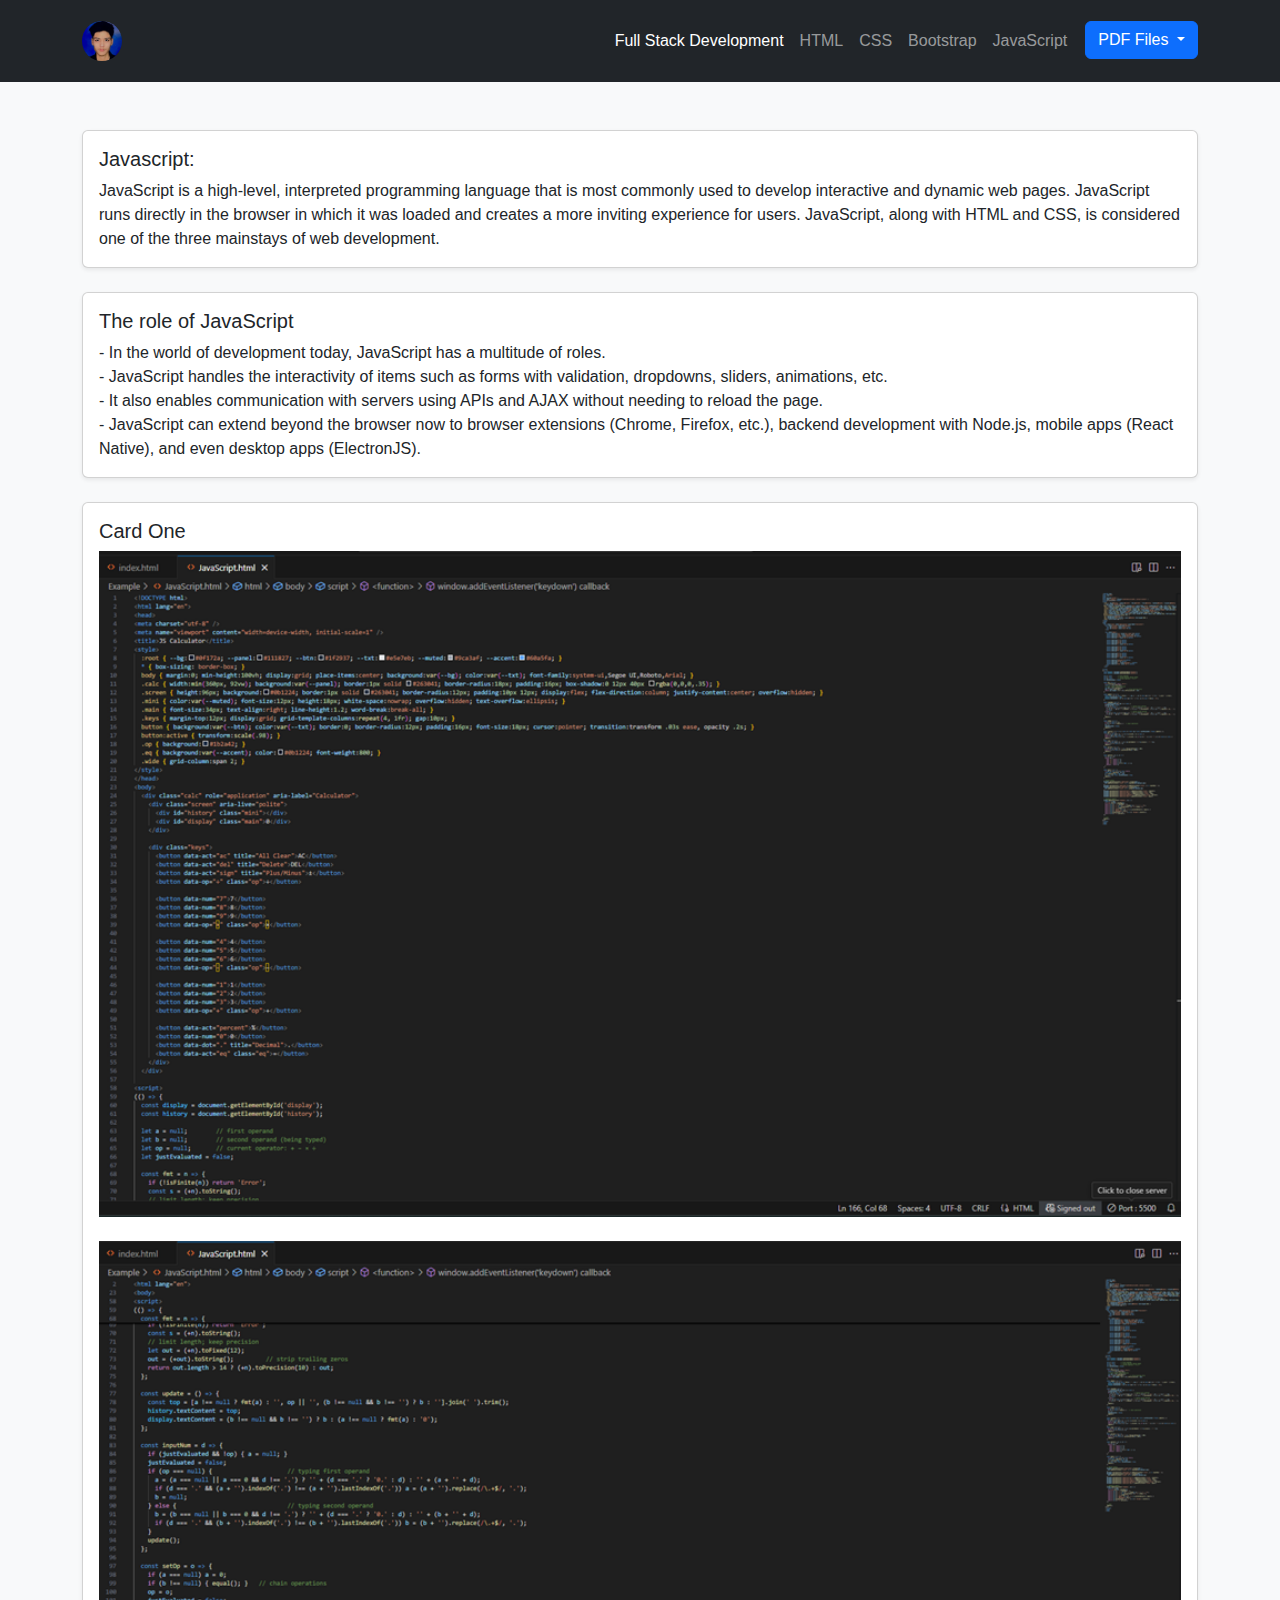
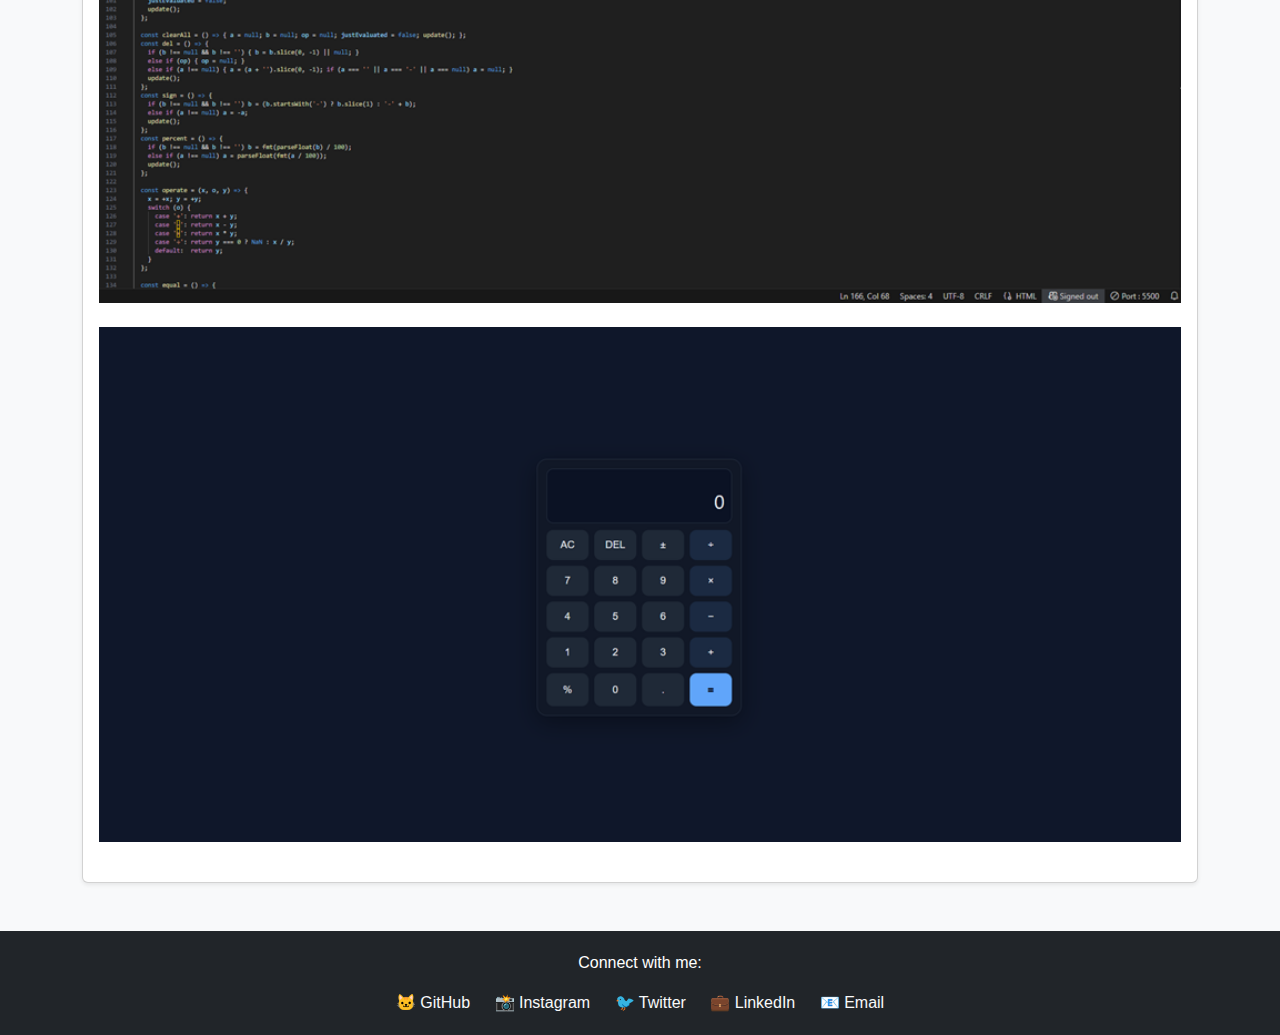
<file: Blogs/JavaScript.html>
<!DOCTYPE html>
<html lang="en">

<head>
  <meta charset="UTF-8">
  <meta name="viewport" content="width=device-width, initial-scale=1.0">
  <title>Bootstrap Navbar, Cards & Footer</title>
  <!-- Bootstrap CSS -->
  <link href="https://cdn.jsdelivr.net/npm/bootstrap@5.3.0/dist/css/bootstrap.min.css" rel="stylesheet">
  <style>
    body {
      font-family: Arial, sans-serif;
      background-color: #f8f9fa;
    }

    .navbar-brand img {
      height: 40px;
      border-radius: 50%;
    }

    .card {
      transition: transform 0.3s ease, box-shadow 0.3s ease;
    }

    .card:hover {
      transform: translateY(-5px);
      box-shadow: 0 8px 20px rgba(0, 0, 0, 0.2);
    }

    footer {
      background-color: #212529;
      color: white;
      text-align: center;
      padding: 20px 0;
      margin-top: 40px;
    }

    footer a {
      margin: 0 10px;
      color: #f8f9fa;
      text-decoration: none;
      font-weight: 500;
    }

    footer a:hover {
      color: #0d6efd;
    }
  </style>
</head>

<body>

  <!-- Navbar -->
  <nav class="navbar navbar-expand-lg navbar-dark bg-dark py-3">
    <div class="container">
      <a class="navbar-brand" href="../index.html">
        <img src="../DP.jpg" alt="Logo">
      </a>
      <button class="navbar-toggler" type="button" data-bs-toggle="collapse" data-bs-target="#navbarNav">
        <span class="navbar-toggler-icon"></span>
      </button>

      <div class="collapse navbar-collapse" id="navbarNav">
        <ul class="navbar-nav ms-auto text-center">
          <li class="nav-item">
            <a class="nav-link active" href="../Blogs/Full_Stack_Development.html">Full Stack Development</a>
          </li>
          <li class="nav-item"><a class="nav-link" href="../Blogs/HTML.html">HTML</a></li>
          <li class="nav-item"><a class="nav-link" href="../Blogs/CSS.html">CSS</a></li>
          <li class="nav-item"><a class="nav-link" href="../Blogs/Bootstrap.html">Bootstrap</a></li>
          <li class="nav-item"><a class="nav-link" href="../Blogs/JavaScript.html">JavaScript</a></li>

          <!-- Dropdown Menu -->
            <li class="nav-item dropdown" style="margin-left: 10px;">
            <a class="btn btn-primary dropdown-toggle" href="#" id="navbarDropdown" role="button" 
                    data-bs-toggle="dropdown" aria-expanded="false">
                     PDF Files
            </a>
              <ul class="dropdown-menu" aria-labelledby="navbarDropdown">
                 <li><a class="dropdown-item" href="../Full Stack Development.pdf" target="_blank" rel="noopener noreferrer">Full Stack Dev.pdf</a></li>
                     <li><a class="dropdown-item" href="../HTML.pdf" target="_blank" rel="noopener noreferrer">HTML.pdf</a></li>
                    <li><a class="dropdown-item" href="../CSS.pdf" target="_blank" rel="noopener noreferrer">CSS.pdf</a></li>
                    <li><a class="dropdown-item" href="../Bootstrap.pdf" target="_blank" rel="noopener noreferrer">Bootstrap.pdf</a></li>
                    <li><a class="dropdown-item" href="../JavaScript.pdf" target="_blank" rel="noopener noreferrer">JavaScript.pdf</a></li>
  </ul>
</li>

        </ul>
      </div>
    </div>
  </nav>

  <!-- Body with Cards -->
  <div class="container my-5">

    <!-- Row 2 -->
    <div class="row mb-4">
      <div class="col-md-12">
        <div class="card shadow-sm">
          <div class="card-body">
            <h5 class="card-title">Javascript:</h5>
            <p class="card-text">
                JavaScript is a high-level, interpreted programming language that is most commonly used to develop interactive and dynamic web pages. JavaScript runs directly in the browser in which it was loaded and creates a more inviting experience for users. JavaScript, along with HTML and CSS, is considered one of the three mainstays of web development.              </p>
          </div>
        </div>
      </div>
    </div>

    <!-- Row 3 -->
    <div class="row mb-4">
      <div class="col-md-12">
        <div class="card shadow-sm">
          <div class="card-body">
            <h5 class="card-title">The role of JavaScript
</h5>
            <p class="card-text">
- In the world of development today, JavaScript has a multitude of roles. <br>
- JavaScript handles the interactivity of items such as forms with validation, dropdowns, sliders, animations, etc. <br>
- It also enables communication with servers using APIs and AJAX without needing to reload the page. <br>
- JavaScript can extend beyond the browser now to browser extensions (Chrome, Firefox, etc.), backend development with Node.js, mobile apps (React Native), and even desktop apps (ElectronJS).
            </p>
          </div>
        </div>
      </div>
    </div>
<!-- Row 1 -->
    <div class="row mb-4">
      <div class="col-md-12">
        <div class="card shadow-sm">
          <div class="card-body">
            <h5 class="card-title">Card One</h5>
            <p class="card-text">
            <img src="../Example/Images/JavaScript/eg1.png" width="100%" alt=""><br><br>
            <img src="../Example/Images/JavaScript/eg2.png" width="100%" alt=""><br><br>
            <img src="../Example/Images/JavaScript/op1.png" width="100%" alt=""><br><br>
            </p>
          </div>
        </div>
      </div>
    </div>

  </div>

  <!-- Footer with Social Links -->
  <footer>
    <div class="container">
      <p>Connect with me:</p>
      <a href="https://github.com/sanskarrr17" target="_blank">🐱 GitHub</a>
      <a href="#">📸 Instagram</a>
      <a href="#">🐦 Twitter</a>
      <a href="#">💼 LinkedIn</a>
      <a href="#">📧 Email</a>
    </div>
  </footer>

  <!-- Bootstrap JS -->
  <script src="https://cdn.jsdelivr.net/npm/bootstrap@5.3.0/dist/js/bootstrap.bundle.min.js"></script>
</body>

</html>
</file>
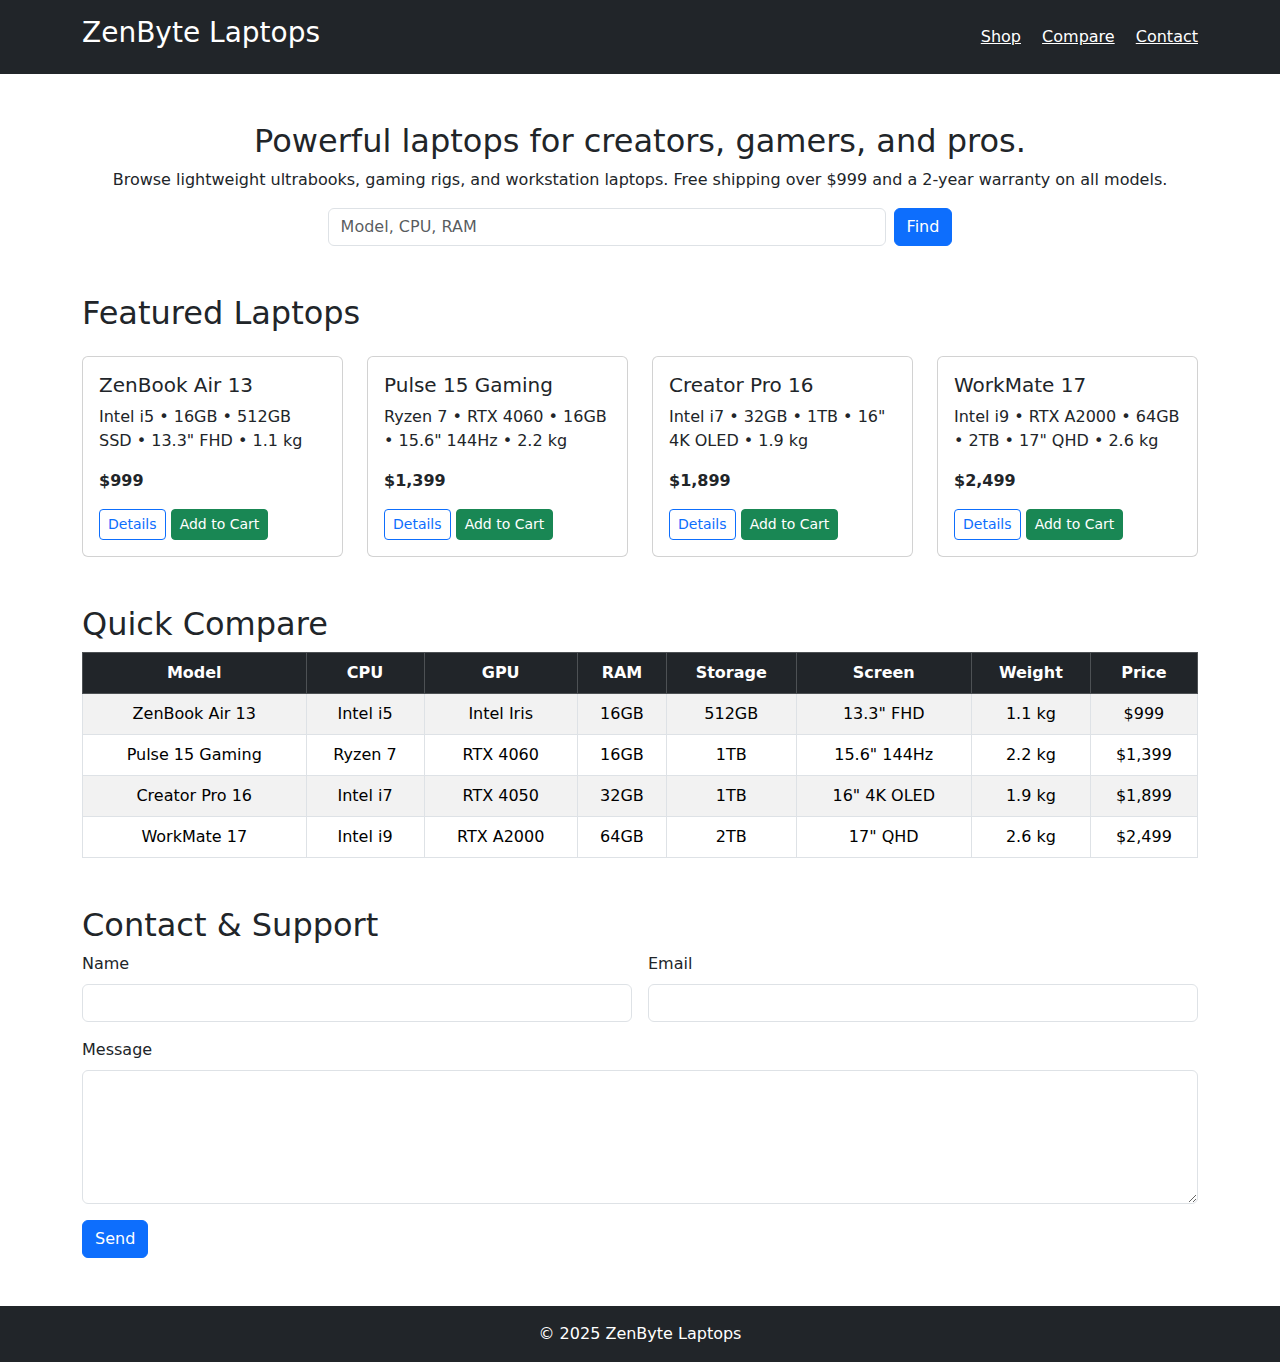
<file: Example/Pages/Bootstrap.html>
<!DOCTYPE html>
<html lang="en">
<head>
  <meta charset="utf-8">
  <meta name="viewport" content="width=device-width, initial-scale=1">
  <title>ZenByte Laptops - Bootstrap Store</title>
  <!-- Bootstrap CSS -->
  <link href="https://cdn.jsdelivr.net/npm/bootstrap@5.3.3/dist/css/bootstrap.min.css" rel="stylesheet">
</head>
<body>
  <!-- Header / Nav -->
  <header class="bg-dark text-white p-3">
    <div class="container d-flex justify-content-between align-items-center">
      <h1 class="h3">ZenByte Laptops</h1>
      <nav>
        <a href="#shop" class="text-white me-3">Shop</a>
        <a href="#compare" class="text-white me-3">Compare</a>
        <a href="#contact" class="text-white">Contact</a>
      </nav>
    </div>
  </header>

  <!-- Hero -->
  <section class="container my-5 text-center">
    <h2>Powerful laptops for creators, gamers, and pros.</h2>
    <p>Browse lightweight ultrabooks, gaming rigs, and workstation laptops. Free shipping over $999 and a 2-year warranty on all models.</p>
    <form class="d-flex justify-content-center">
      <input class="form-control w-50 me-2" type="search" placeholder="Model, CPU, RAM">
      <button class="btn btn-primary">Find</button>
    </form>
  </section>

  <!-- Products -->
  <section id="shop" class="container my-5">
    <h2 class="mb-4">Featured Laptops</h2>
    <div class="row g-4">
      <div class="col-md-3">
        <div class="card h-100">
          <div class="card-body">
            <h5 class="card-title">ZenBook Air 13</h5>
            <p class="card-text">Intel i5 • 16GB • 512GB SSD • 13.3" FHD • 1.1 kg</p>
            <p class="fw-bold">$999</p>
            <a href="#" class="btn btn-outline-primary btn-sm">Details</a>
            <a href="#" class="btn btn-success btn-sm">Add to Cart</a>
          </div>
        </div>
      </div>
      <div class="col-md-3">
        <div class="card h-100">
          <div class="card-body">
            <h5 class="card-title">Pulse 15 Gaming</h5>
            <p class="card-text">Ryzen 7 • RTX 4060 • 16GB • 15.6" 144Hz • 2.2 kg</p>
            <p class="fw-bold">$1,399</p>
            <a href="#" class="btn btn-outline-primary btn-sm">Details</a>
            <a href="#" class="btn btn-success btn-sm">Add to Cart</a>
          </div>
        </div>
      </div>
      <div class="col-md-3">
        <div class="card h-100">
          <div class="card-body">
            <h5 class="card-title">Creator Pro 16</h5>
            <p class="card-text">Intel i7 • 32GB • 1TB • 16" 4K OLED • 1.9 kg</p>
            <p class="fw-bold">$1,899</p>
            <a href="#" class="btn btn-outline-primary btn-sm">Details</a>
            <a href="#" class="btn btn-success btn-sm">Add to Cart</a>
          </div>
        </div>
      </div>
      <div class="col-md-3">
        <div class="card h-100">
          <div class="card-body">
            <h5 class="card-title">WorkMate 17</h5>
            <p class="card-text">Intel i9 • RTX A2000 • 64GB • 2TB • 17" QHD • 2.6 kg</p>
            <p class="fw-bold">$2,499</p>
            <a href="#" class="btn btn-outline-primary btn-sm">Details</a>
            <a href="#" class="btn btn-success btn-sm">Add to Cart</a>
          </div>
        </div>
      </div>
    </div>
  </section>

  <!-- Comparison Table -->
  <section id="compare" class="container my-5">
    <h2>Quick Compare</h2>
    <table class="table table-bordered table-striped text-center">
      <thead class="table-dark">
        <tr>
          <th>Model</th>
          <th>CPU</th>
          <th>GPU</th>
          <th>RAM</th>
          <th>Storage</th>
          <th>Screen</th>
          <th>Weight</th>
          <th>Price</th>
        </tr>
      </thead>
      <tbody>
        <tr><td>ZenBook Air 13</td><td>Intel i5</td><td>Intel Iris</td><td>16GB</td><td>512GB</td><td>13.3" FHD</td><td>1.1 kg</td><td>$999</td></tr>
        <tr><td>Pulse 15 Gaming</td><td>Ryzen 7</td><td>RTX 4060</td><td>16GB</td><td>1TB</td><td>15.6" 144Hz</td><td>2.2 kg</td><td>$1,399</td></tr>
        <tr><td>Creator Pro 16</td><td>Intel i7</td><td>RTX 4050</td><td>32GB</td><td>1TB</td><td>16" 4K OLED</td><td>1.9 kg</td><td>$1,899</td></tr>
        <tr><td>WorkMate 17</td><td>Intel i9</td><td>RTX A2000</td><td>64GB</td><td>2TB</td><td>17" QHD</td><td>2.6 kg</td><td>$2,499</td></tr>
      </tbody>
    </table>
  </section>

  <!-- Contact Form -->
  <section id="contact" class="container my-5">
    <h2>Contact & Support</h2>
    <form class="row g-3">
      <div class="col-md-6">
        <label for="name" class="form-label">Name</label>
        <input id="name" name="name" type="text" class="form-control" required>
      </div>
      <div class="col-md-6">
        <label for="email" class="form-label">Email</label>
        <input id="email" name="email" type="email" class="form-control" required>
      </div>
      <div class="col-12">
        <label for="msg" class="form-label">Message</label>
        <textarea id="msg" name="message" rows="5" class="form-control" required></textarea>
      </div>
      <div class="col-12">
        <button type="submit" class="btn btn-primary">Send</button>
      </div>
    </form>
  </section>

  <!-- Footer -->
  <footer class="bg-dark text-white text-center py-3">
    <p class="mb-0">© 2025 ZenByte Laptops</p>
  </footer>

  <!-- Bootstrap JS -->
  <script src="https://cdn.jsdelivr.net/npm/bootstrap@5.3.3/dist/js/bootstrap.bundle.min.js"></script>
</body>
</html>
</file>
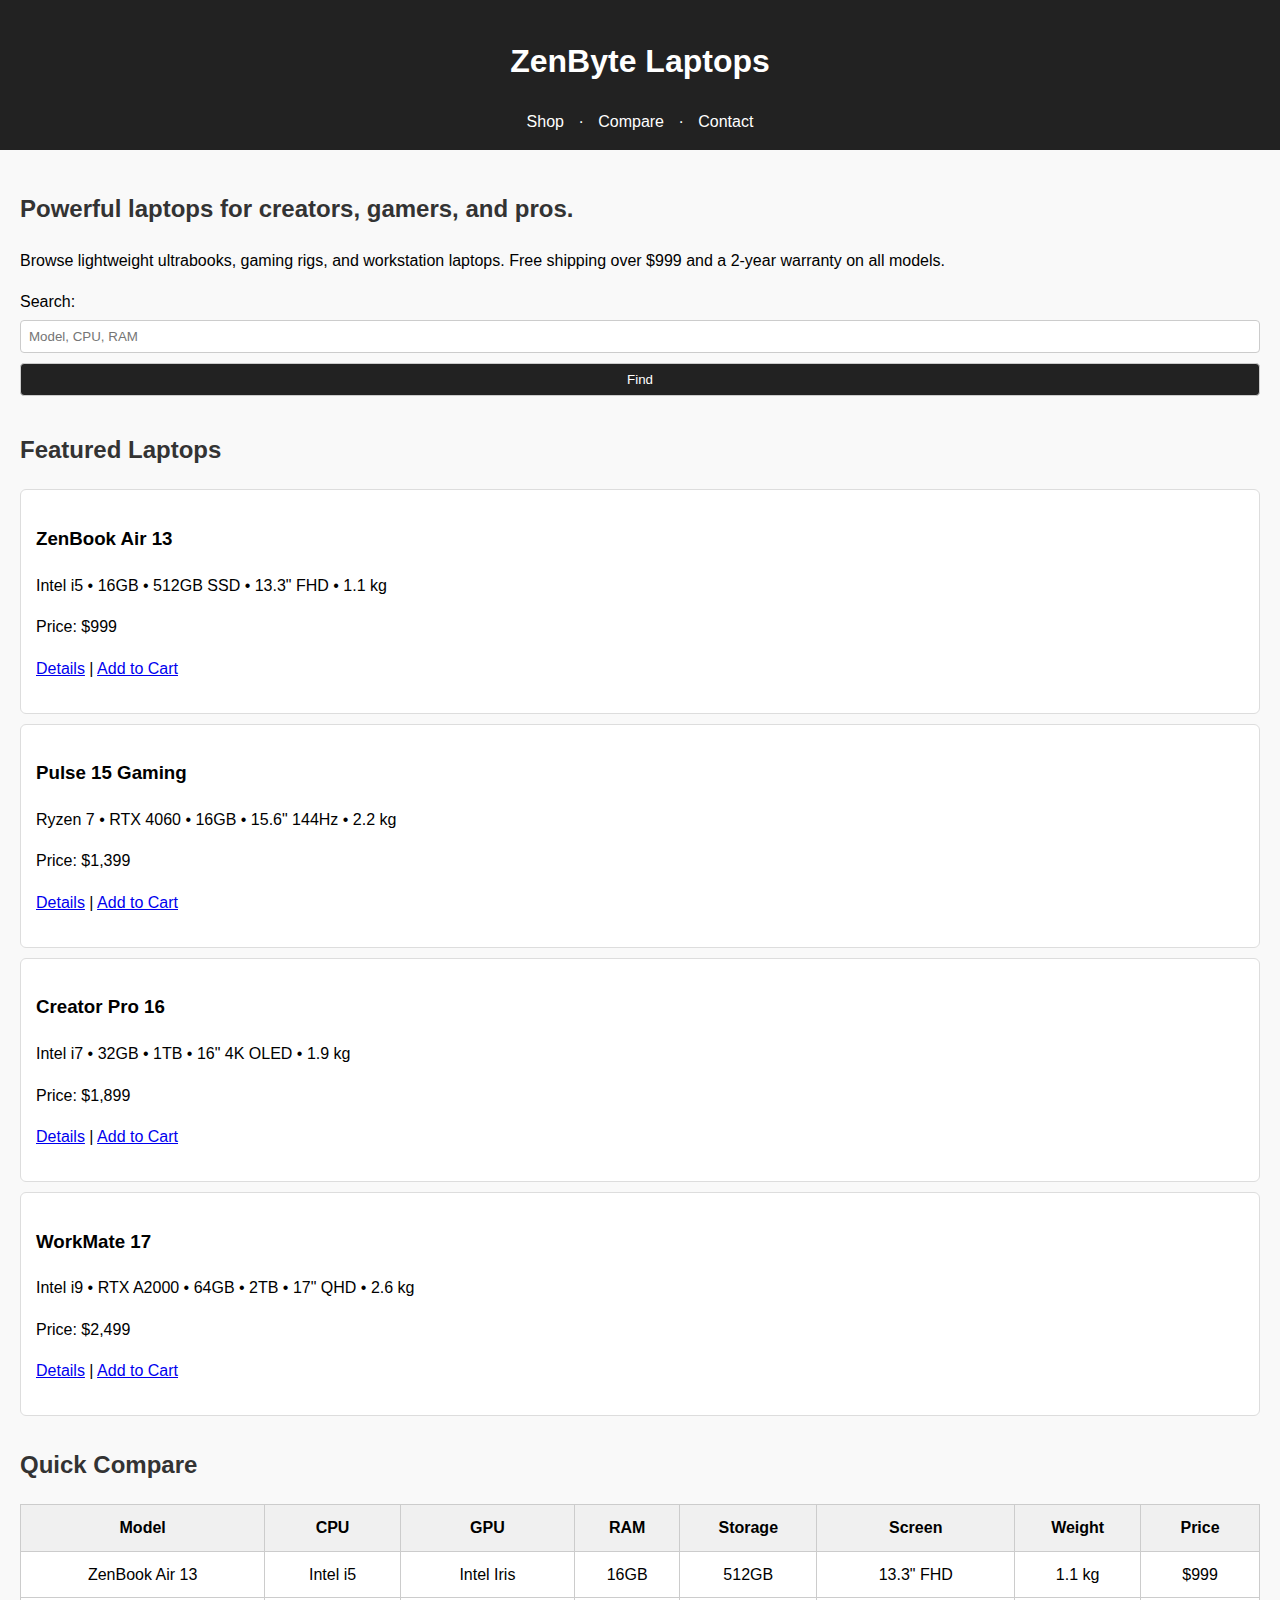
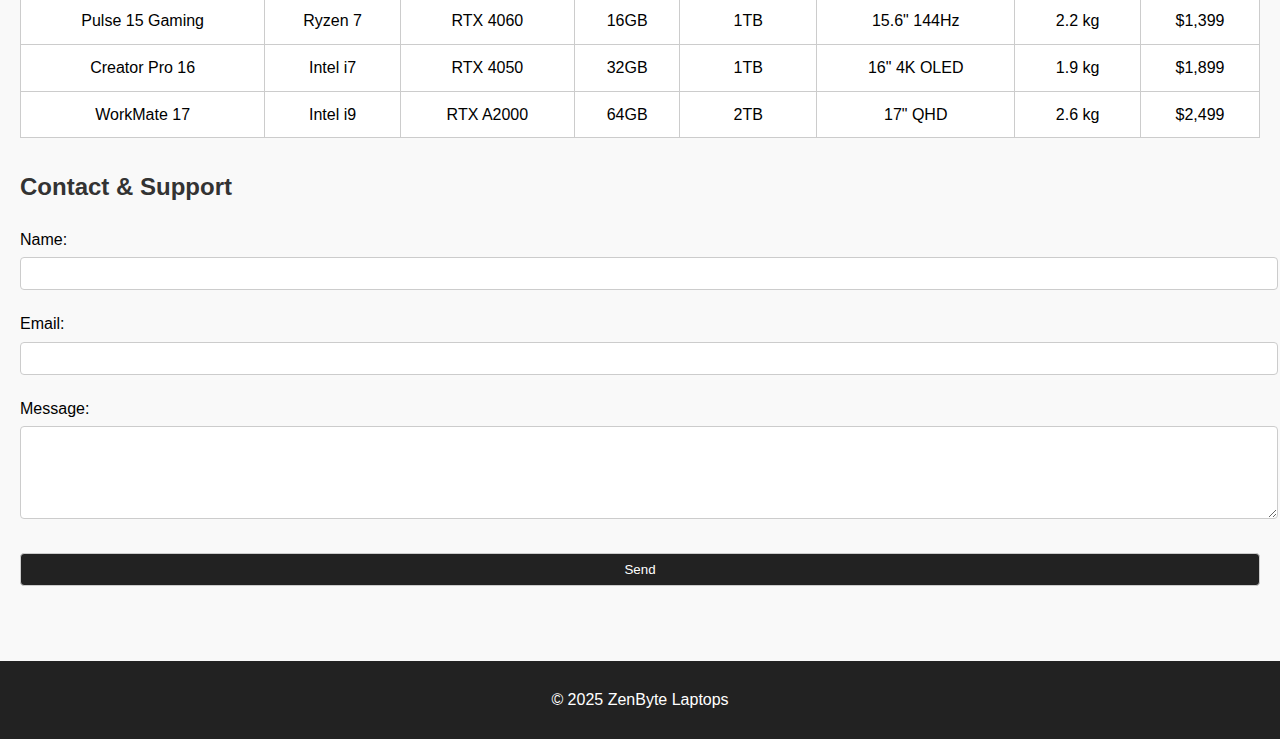
<file: Example/Pages/css.html>
<!DOCTYPE html>
<html lang="en">
<head>
  <meta charset="utf-8">
  <meta name="viewport" content="width=device-width, initial-scale=1">
  <title>Simple Laptop Store</title>
  <style>
    body {
      font-family: Arial, sans-serif;
      margin: 0;
      padding: 0;
      line-height: 1.6;
      background-color: #f9f9f9;
    }
    header {
      background: #222;
      color: #fff;
      padding: 15px;
      text-align: center;
    }
    nav a {
      color: #fff;
      margin: 0 10px;
      text-decoration: none;
    }
    nav a:hover {
      text-decoration: underline;
    }
    main {
      padding: 20px;
    }
    section {
      margin-bottom: 30px;
    }
    article {
      background: #fff;
      border: 1px solid #ddd;
      padding: 15px;
      margin: 10px 0;
      border-radius: 6px;
    }
    h2 {
      color: #333;
    }
    table {
      width: 100%;
      border-collapse: collapse;
      background: #fff;
    }
    table th, table td {
      border: 1px solid #ccc;
      padding: 10px;
      text-align: center;
    }
    table th {
      background: #f0f0f0;
    }
    form input, form textarea, form button {
      width: 100%;
      padding: 8px;
      margin: 5px 0;
      border: 1px solid #ccc;
      border-radius: 4px;
    }
    form button {
      background: #222;
      color: #fff;
      cursor: pointer;
    }
    form button:hover {
      background: #444;
    }
    footer {
      background: #222;
      color: #fff;
      text-align: center;
      padding: 10px;
      margin-top: 20px;
    }
  </style>
</head>
<body>
  <!-- Header / Nav -->
  <header>
    <h1>ZenByte Laptops</h1>
    <nav>
      <a href="#shop">Shop</a> ·
      <a href="#compare">Compare</a> ·
      <a href="#contact">Contact</a>
    </nav>
  </header>

  <!-- Hero -->
  <main>
    <section aria-labelledby="welcome">
      <h2 id="welcome">Powerful laptops for creators, gamers, and pros.</h2>
      <p>Browse lightweight ultrabooks, gaming rigs, and workstation laptops. Free shipping over $999 and a 2-year warranty on all models.</p>
      <form action="#shop" method="get">
        <label for="q">Search:</label>
        <input id="q" name="q" type="search" placeholder="Model, CPU, RAM">
        <button type="submit">Find</button>
      </form>
    </section>

    <!-- Simple product listing -->
    <section id="shop" aria-labelledby="shop-heading">
      <h2 id="shop-heading">Featured Laptops</h2>

      <article>
        <h3>ZenBook Air 13</h3>
        <p>Intel i5 • 16GB • 512GB SSD • 13.3" FHD • 1.1 kg</p>
        <p>Price: $999</p>
        <p>
          <a href="#">Details</a> |
          <a href="#">Add to Cart</a>
        </p>
      </article>

      <article>
        <h3>Pulse 15 Gaming</h3>
        <p>Ryzen 7 • RTX 4060 • 16GB • 15.6" 144Hz • 2.2 kg</p>
        <p>Price: $1,399</p>
        <p>
          <a href="#">Details</a> |
          <a href="#">Add to Cart</a>
        </p>
      </article>

      <article>
        <h3>Creator Pro 16</h3>
        <p>Intel i7 • 32GB • 1TB • 16" 4K OLED • 1.9 kg</p>
        <p>Price: $1,899</p>
        <p>
          <a href="#">Details</a> |
          <a href="#">Add to Cart</a>
        </p>
      </article>

      <article>
        <h3>WorkMate 17</h3>
        <p>Intel i9 • RTX A2000 • 64GB • 2TB • 17" QHD • 2.6 kg</p>
        <p>Price: $2,499</p>
        <p>
          <a href="#">Details</a> |
          <a href="#">Add to Cart</a>
        </p>
      </article>
    </section>

    <!-- Comparison table -->
    <section id="compare" aria-labelledby="compare-heading">
      <h2 id="compare-heading">Quick Compare</h2>
      <table>
        <thead>
          <tr>
            <th>Model</th>
            <th>CPU</th>
            <th>GPU</th>
            <th>RAM</th>
            <th>Storage</th>
            <th>Screen</th>
            <th>Weight</th>
            <th>Price</th>
          </tr>
        </thead>
        <tbody>
          <tr><td>ZenBook Air 13</td><td>Intel i5</td><td>Intel Iris</td><td>16GB</td><td>512GB</td><td>13.3" FHD</td><td>1.1 kg</td><td>$999</td></tr>
          <tr><td>Pulse 15 Gaming</td><td>Ryzen 7</td><td>RTX 4060</td><td>16GB</td><td>1TB</td><td>15.6" 144Hz</td><td>2.2 kg</td><td>$1,399</td></tr>
          <tr><td>Creator Pro 16</td><td>Intel i7</td><td>RTX 4050</td><td>32GB</td><td>1TB</td><td>16" 4K OLED</td><td>1.9 kg</td><td>$1,899</td></tr>
          <tr><td>WorkMate 17</td><td>Intel i9</td><td>RTX A2000</td><td>64GB</td><td>2TB</td><td>17" QHD</td><td>2.6 kg</td><td>$2,499</td></tr>
        </tbody>
      </table>
    </section>

    <!-- Contact form -->
    <section id="contact" aria-labelledby="contact-heading">
      <h2 id="contact-heading">Contact & Support</h2>
      <form>
        <p>
          <label for="name">Name:</label><br>
          <input id="name" name="name" type="text" required>
        </p>
        <p>
          <label for="email">Email:</label><br>
          <input id="email" name="email" type="email" required>
        </p>
        <p>
          <label for="msg">Message:</label><br>
          <textarea id="msg" name="message" rows="5" cols="30" required></textarea>
        </p>
        <button type="submit">Send</button>
      </form>
    </section>
  </main>

  <footer>
    <p>© 2025 ZenByte Laptops</p>
  </footer>
</body>
</html>
</file>
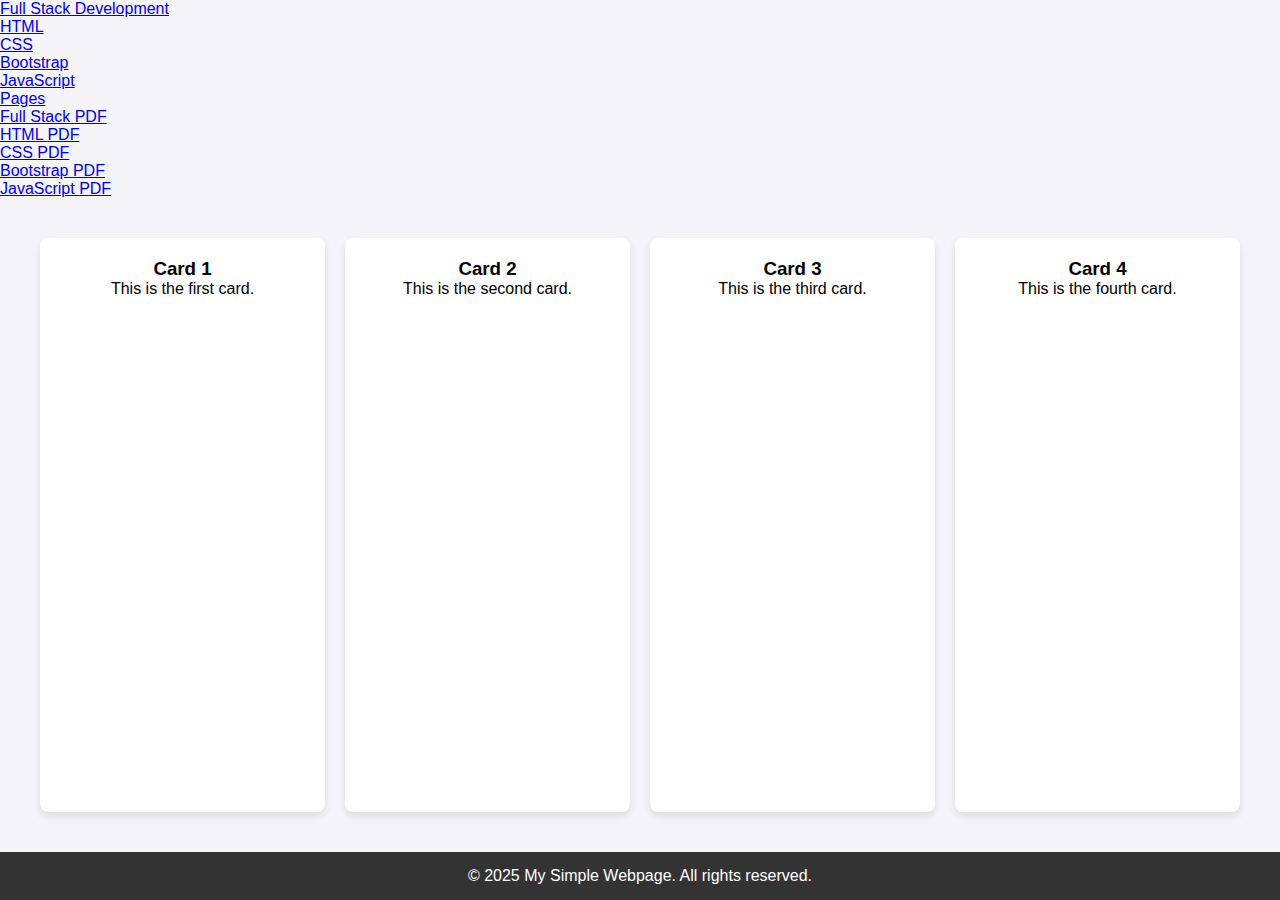
<file: Example/Pages/FSD.html>
<!DOCTYPE html>
<html lang="en">
<head>
  <meta charset="UTF-8">
  <meta name="viewport" content="width=device-width, initial-scale=1.0">
  <link rel="stylesheet" href="">
  <title>Simple Webpage</title>
  <style>
    /* General Reset */
    * {
      margin: 0;
      padding: 0;
      box-sizing: border-box;
      font-family: Arial, sans-serif;
    }

    body {
      background: #f4f4f9;
      display: flex;
      flex-direction: column;
      min-height: 100vh;
    }

    /* Navbar */
    .navbar {
      background-color: #333;
      overflow: hidden;
      display: flex;
      justify-content: space-between;
      align-items: center;
      padding: 0 20px;
    }

    .navbar a {
      color: white;
      text-decoration: none;
      padding: 14px 20px;
      display: block;
    }

    .navbar a:hover {
      background-color: #575757;
    }

    /* Dropdown */
    .dropdown {
      position: relative;
      display: inline-block;
    }

    .dropdown-content {
      display: none;
      position: absolute;
      background-color: #444;
      min-width: 160px;
      z-index: 1;
    }

    .dropdown-content a {
      color: white;
      padding: 12px 16px;
      text-decoration: none;
      display: block;
    }

    .dropdown-content a:hover {
      background-color: #666;
    }

    .dropdown:hover .dropdown-content {
      display: block;
    }

    /* Cards */
    .cards {
      flex: 1;
      display: grid;
      grid-template-columns: repeat(auto-fit, minmax(250px, 1fr));
      gap: 20px;
      padding: 40px;
    }

    .card {
      background: white;
      padding: 20px;
      border-radius: 8px;
      box-shadow: 0 4px 8px rgba(0,0,0,0.1);
      text-align: center;
      transition: transform 0.2s ease;
    }

    .card:hover {
      transform: translateY(-5px);
    }

    /* Footer */
    footer {
      background: #333;
      color: white;
      text-align: center;
      padding: 15px;
    }
  </style>
</head>
<body>

  <!-- Navbar -->
   <div class="offcanvas-body">
                    <ul class="navbar-nav text-center align-items-center justify-content-end flex-grow-1">
                        <li class="nav-item">
                            <a class="nav-link active pe-lg-5" aria-current="page" href="Example/Pages/FSD.html">Full Stack Development</a>
                        </li>
                        <li class="nav-item">
                            <a class="nav-link pe-lg-5" href="about.html">HTML</a>
                        </li>
                        <li class="nav-item">
                            <a class="nav-link pe-lg-5" href="portfolio.html">CSS</a>
                        </li>
                        <li class="nav-item">
                            <a class="nav-link pe-lg-5" href="reviews.html">Bootstrap</a>
                        </li>
                        <li class="nav-item">
                            <a class="nav-link pe-lg-5" href="contact.html">JavaScript</a>
                        
                        <li class="nav-item dropdown">
                            <a class="nav-link pe-lg-5 dropdown-toggle" data-bs-toggle="dropdown" href="#" role="button"
                                aria-expanded="false"> Pages</a>
                            <ul class="dropdown-menu">
                                <li><a href="service-details.html" class="dropdown-item">Full Stack
                                        <span class="badge bg-dark">PDF</span></a></li>
                                <li><a href="portfolio-masonary.html" class="dropdown-item">HTML <span
                                            class="badge bg-dark">PDF</span></a></li>
                                <li><a href="portfolio-details.html" class="dropdown-item">CSS
                                        <span class="badge bg-dark">PDF</span></a></li>
                                <li><a href="faqs.html" class="dropdown-item">Bootstrap <span
                                            class="badge bg-dark">PDF</span></a></li>
                                <li><a href="team.html" class="dropdown-item">JavaScript <span
                                            class="badge bg-dark">PDF</span></a></li>
                            </ul>
                        </li>
                        </li>
                    </ul>
   </div>

  <!-- Cards Section -->
  <div class="cards">
    <div class="card">
      <h3>Card 1</h3>
      <p>This is the first card.</p>
    </div>
    <div class="card">
      <h3>Card 2</h3>
      <p>This is the second card.</p>
    </div>
    <div class="card">
      <h3>Card 3</h3>
      <p>This is the third card.</p>
    </div>
    <div class="card">
      <h3>Card 4</h3>
      <p>This is the fourth card.</p>
    </div>
  </div>

  <!-- Footer -->
  <footer>
    <p>© 2025 My Simple Webpage. All rights reserved.</p>
  </footer>

</body>
</html>
</file>
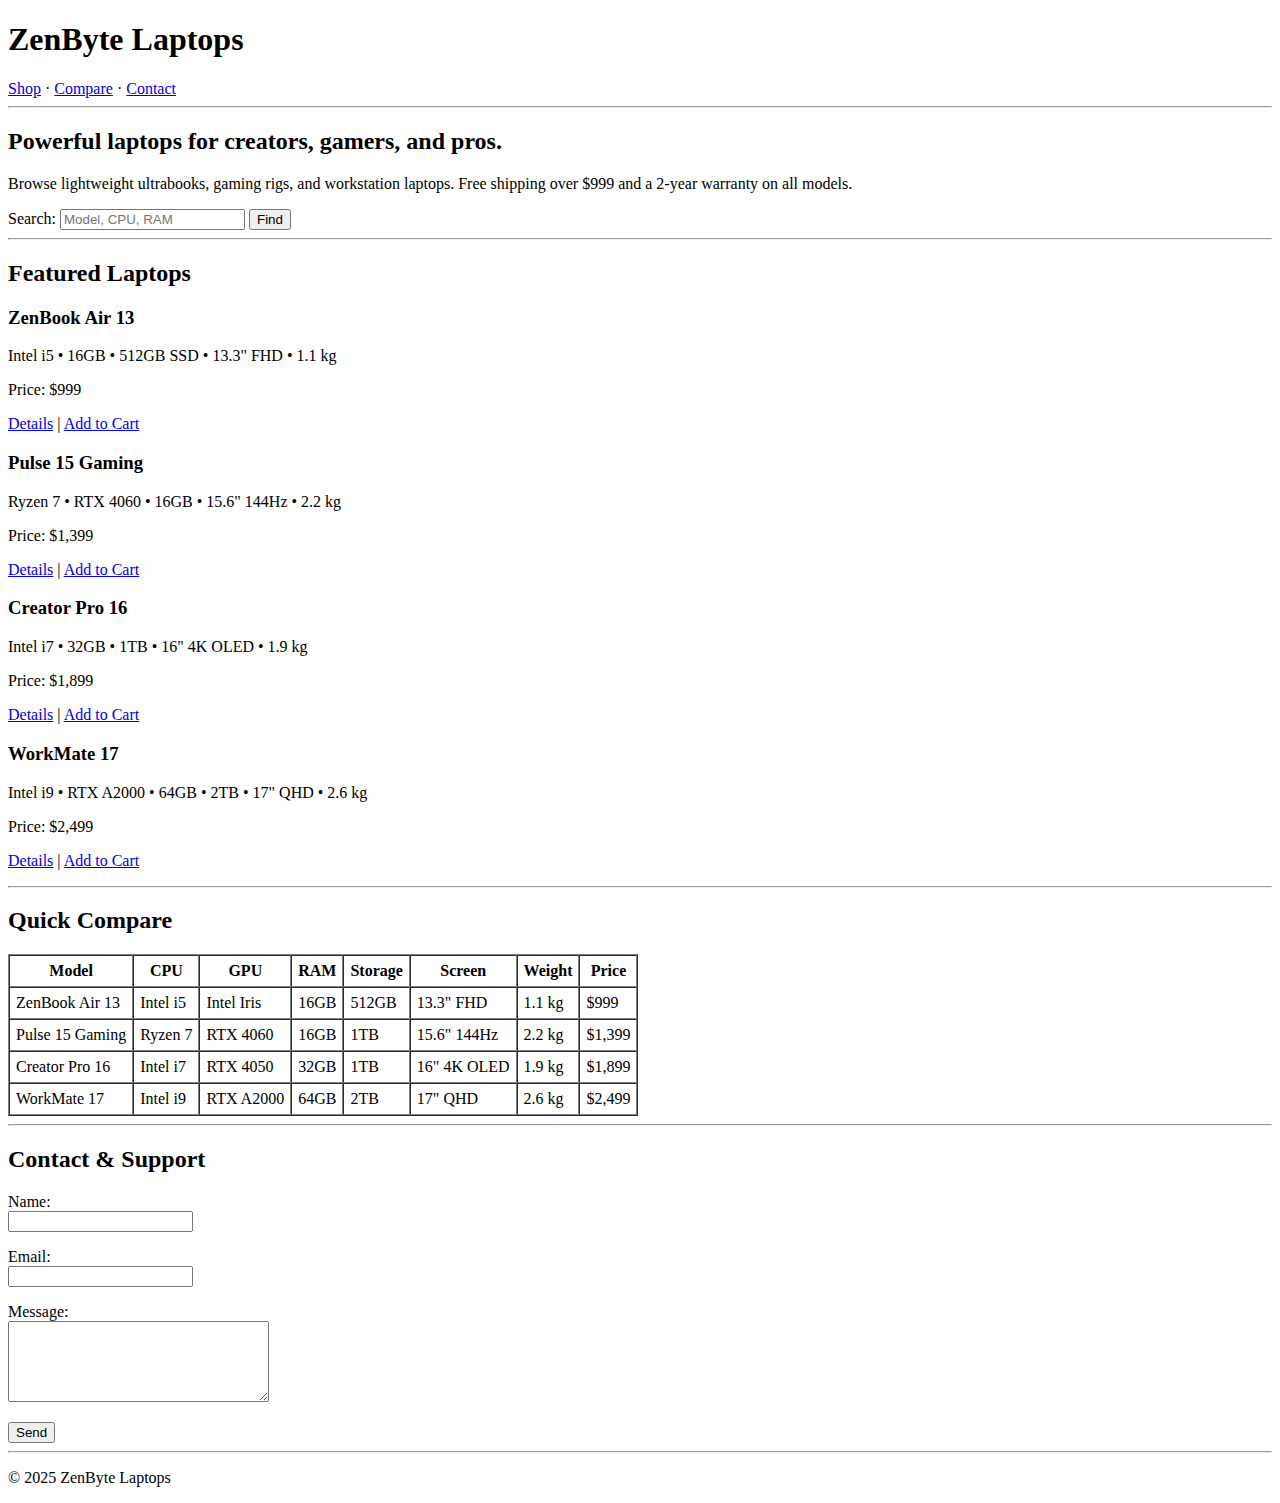
<file: Example/Pages/Html.html>
<!DOCTYPE html>
<html lang="en">
<head>
  <meta charset="utf-8">
  <meta name="viewport" content="width=device-width, initial-scale=1">
  <title>Simple Laptop Store (HTML Only)</title>
</head>
<body>
  <!-- Header / Nav -->
  <header>
    <h1>ZenByte Laptops</h1>
    <nav>
      <a href="#shop">Shop</a> ·
      <a href="#compare">Compare</a> ·
      <a href="#contact">Contact</a>
    </nav>
    <hr>
  </header>

  <!-- Hero -->
  <main>
    <section aria-labelledby="welcome">
      <h2 id="welcome">Powerful laptops for creators, gamers, and pros.</h2>
      <p>Browse lightweight ultrabooks, gaming rigs, and workstation laptops. Free shipping over $999 and a 2‑year warranty on all models.</p>
      <form action="#shop" method="get">
        <label for="q">Search:</label>
        <input id="q" name="q" type="search" placeholder="Model, CPU, RAM">
        <button type="submit">Find</button>
      </form>
      <hr>
    </section>

    <!-- Simple product listing (HTML only) -->
    <section id="shop" aria-labelledby="shop-heading">
      <h2 id="shop-heading">Featured Laptops</h2>

      <article>
        <h3>ZenBook Air 13</h3>
        <p>Intel i5 • 16GB • 512GB SSD • 13.3" FHD • 1.1 kg</p>
        <p>Price: $999</p>
        <p>
          <a href="#">Details</a> |
          <a href="#">Add to Cart</a>
        </p>
      </article>

      <article>
        <h3>Pulse 15 Gaming</h3>
        <p>Ryzen 7 • RTX 4060 • 16GB • 15.6" 144Hz • 2.2 kg</p>
        <p>Price: $1,399</p>
        <p>
          <a href="#">Details</a> |
          <a href="#">Add to Cart</a>
        </p>
      </article>

      <article>
        <h3>Creator Pro 16</h3>
        <p>Intel i7 • 32GB • 1TB • 16" 4K OLED • 1.9 kg</p>
        <p>Price: $1,899</p>
        <p>
          <a href="#">Details</a> |
          <a href="#">Add to Cart</a>
        </p>
      </article>

      <article>
        <h3>WorkMate 17</h3>
        <p>Intel i9 • RTX A2000 • 64GB • 2TB • 17" QHD • 2.6 kg</p>
        <p>Price: $2,499</p>
        <p>
          <a href="#">Details</a> |
          <a href="#">Add to Cart</a>
        </p>
      </article>
      <hr>
    </section>

    <!-- Simple comparison table (no CSS) -->
    <section id="compare" aria-labelledby="compare-heading">
      <h2 id="compare-heading">Quick Compare</h2>
      <table border="1" cellpadding="6" cellspacing="0">
        <thead>
          <tr>
            <th>Model</th>
            <th>CPU</th>
            <th>GPU</th>
            <th>RAM</th>
            <th>Storage</th>
            <th>Screen</th>
            <th>Weight</th>
            <th>Price</th>
          </tr>
        </thead>
        <tbody>
          <tr><td>ZenBook Air 13</td><td>Intel i5</td><td>Intel Iris</td><td>16GB</td><td>512GB</td><td>13.3" FHD</td><td>1.1 kg</td><td>$999</td></tr>
          <tr><td>Pulse 15 Gaming</td><td>Ryzen 7</td><td>RTX 4060</td><td>16GB</td><td>1TB</td><td>15.6" 144Hz</td><td>2.2 kg</td><td>$1,399</td></tr>
          <tr><td>Creator Pro 16</td><td>Intel i7</td><td>RTX 4050</td><td>32GB</td><td>1TB</td><td>16" 4K OLED</td><td>1.9 kg</td><td>$1,899</td></tr>
          <tr><td>WorkMate 17</td><td>Intel i9</td><td>RTX A2000</td><td>64GB</td><td>2TB</td><td>17" QHD</td><td>2.6 kg</td><td>$2,499</td></tr>
        </tbody>
      </table>
      <hr>
    </section>

    <!-- Contact form (pure HTML) -->
    <section id="contact" aria-labelledby="contact-heading">
      <h2 id="contact-heading">Contact & Support</h2>
      <form>
        <p>
          <label for="name">Name:</label><br>
          <input id="name" name="name" type="text" required>
        </p>
        <p>
          <label for="email">Email:</label><br>
          <input id="email" name="email" type="email" required>
        </p>
        <p>
          <label for="msg">Message:</label><br>
          <textarea id="msg" name="message" rows="5" cols="30" required></textarea>
        </p>
        <button type="submit">Send</button>
      </form>
    </section>
  </main>

  <hr>
  <footer>
    <p>© 2025 ZenByte Laptops</p>
  </footer>
</body>
</html>
</file>
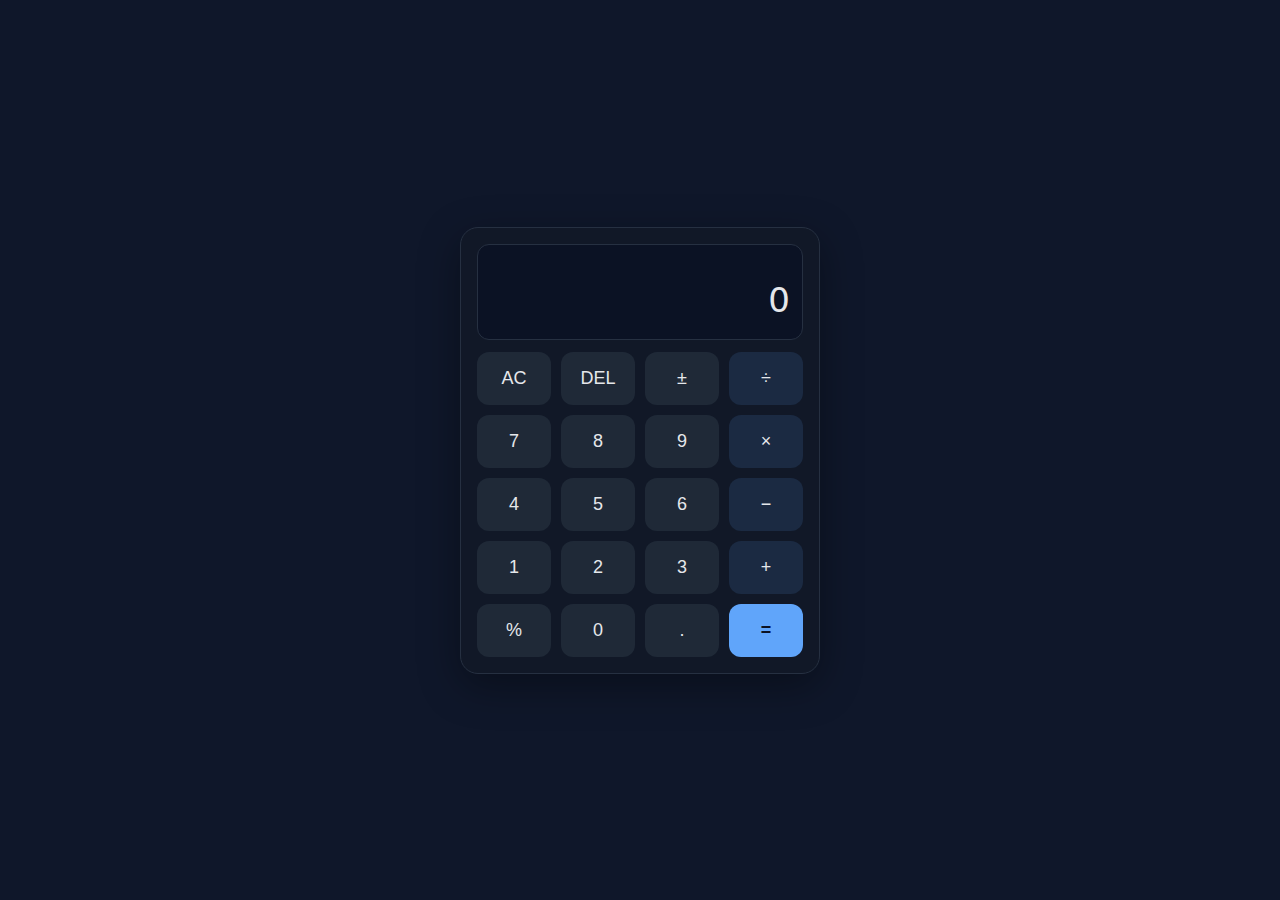
<file: Example/Pages/JavaScript.html>
<!DOCTYPE html>
<html lang="en">
<head>
<meta charset="utf-8" />
<meta name="viewport" content="width=device-width, initial-scale=1" />
<title>JS Calculator</title>
<style>
  :root { --bg:#0f172a; --panel:#111827; --btn:#1f2937; --txt:#e5e7eb; --muted:#9ca3af; --accent:#60a5fa; }
  * { box-sizing: border-box; }
  body { margin:0; min-height:100vh; display:grid; place-items:center; background:var(--bg); color:var(--txt); font-family:system-ui,Segoe UI,Roboto,Arial; }
  .calc { width:min(360px, 92vw); background:var(--panel); border:1px solid #263041; border-radius:18px; padding:16px; box-shadow:0 12px 40px rgba(0,0,0,.35); }
  .screen { height:96px; background:#0b1224; border:1px solid #263041; border-radius:12px; padding:10px 12px; display:flex; flex-direction:column; justify-content:center; overflow:hidden; }
  .mini { color:var(--muted); font-size:12px; height:18px; white-space:nowrap; overflow:hidden; text-overflow:ellipsis; }
  .main { font-size:34px; text-align:right; line-height:1.2; word-break:break-all; }
  .keys { margin-top:12px; display:grid; grid-template-columns:repeat(4, 1fr); gap:10px; }
  button { background:var(--btn); color:var(--txt); border:0; border-radius:12px; padding:16px; font-size:18px; cursor:pointer; transition:transform .03s ease, opacity .2s; }
  button:active { transform:scale(.98); }
  .op { background:#1b2a42; }
  .eq { background:var(--accent); color:#0b1224; font-weight:800; }
  .wide { grid-column:span 2; }
</style>
</head>
<body>
  <div class="calc" role="application" aria-label="Calculator">
    <div class="screen" aria-live="polite">
      <div id="history" class="mini"></div>
      <div id="display" class="main">0</div>
    </div>

    <div class="keys">
      <button data-act="ac" title="All Clear">AC</button>
      <button data-act="del" title="Delete">DEL</button>
      <button data-act="sign" title="Plus/Minus">±</button>
      <button data-op="÷" class="op">÷</button>

      <button data-num="7">7</button>
      <button data-num="8">8</button>
      <button data-num="9">9</button>
      <button data-op="×" class="op">×</button>

      <button data-num="4">4</button>
      <button data-num="5">5</button>
      <button data-num="6">6</button>
      <button data-op="−" class="op">−</button>

      <button data-num="1">1</button>
      <button data-num="2">2</button>
      <button data-num="3">3</button>
      <button data-op="+" class="op">+</button>

      <button data-act="percent">%</button>
      <button data-num="0">0</button>
      <button data-dot="." title="Decimal">.</button>
      <button data-act="eq" class="eq">=</button>
    </div>
  </div>

<script>
(() => {
  const display = document.getElementById('display');
  const history = document.getElementById('history');

  let a = null;        // first operand
  let b = null;        // second operand (being typed)
  let op = null;       // current operator: + − × ÷
  let justEvaluated = false;

  const fmt = n => {
    if (!isFinite(n)) return 'Error';
    const s = (+n).toString();
    // limit length; keep precision
    let out = (+n).toFixed(12);
    out = (+out).toString();         // strip trailing zeros
    return out.length > 14 ? (+n).toPrecision(10) : out;
  };

  const update = () => {
    const top = [a !== null ? fmt(a) : '', op || '', (b !== null && b !== '') ? b : ''].join(' ').trim();
    history.textContent = top;
    display.textContent = (b !== null && b !== '') ? b : (a !== null ? fmt(a) : '0');
  };

  const inputNum = d => {
    if (justEvaluated && !op) { a = null; }
    justEvaluated = false;
    if (op === null) {                     // typing first operand
      a = (a === null || a === 0 && d !== '.') ? '' + (d === '.' ? '0.' : d) : '' + (a + '' + d);
      if (d === '.' && (a + '').indexOf('.') !== (a + '').lastIndexOf('.')) a = (a + '').replace(/\.+$/, '.');
      b = null;
    } else {                               // typing second operand
      b = (b === null || b === 0 && d !== '.') ? '' + (d === '.' ? '0.' : d) : '' + (b + '' + d);
      if (d === '.' && (b + '').indexOf('.') !== (b + '').lastIndexOf('.')) b = (b + '').replace(/\.+$/, '.');
    }
    update();
  };

  const setOp = o => {
    if (a === null) a = 0;
    if (b !== null) { equal(); }   // chain operations
    op = o;
    justEvaluated = false;
    update();
  };

  const clearAll = () => { a = null; b = null; op = null; justEvaluated = false; update(); };
  const del = () => {
    if (b !== null && b !== '') { b = b.slice(0, -1) || null; }
    else if (op) { op = null; }
    else if (a !== null) { a = (a + '').slice(0, -1); if (a === '' || a === '-' || a === null) a = null; }
    update();
  };
  const sign = () => {
    if (b !== null && b !== '') b = (b.startsWith('-') ? b.slice(1) : '-' + b);
    else if (a !== null) a = -a;
    update();
  };
  const percent = () => {
    if (b !== null && b !== '') b = fmt(parseFloat(b) / 100);
    else if (a !== null) a = parseFloat(fmt(a / 100));
    update();
  };

  const operate = (x, o, y) => {
    x = +x; y = +y;
    switch (o) {
      case '+': return x + y;
      case '−': return x - y;
      case '×': return x * y;
      case '÷': return y === 0 ? NaN : x / y;
      default:  return y;
    }
  };

  const equal = () => {
    if (op === null || b === null) return;
    const res = operate(a, op, b);
    a = isFinite(res) ? res : NaN;
    b = null; op = null; justEvaluated = true;
    update();
  };

  // Button events
  document.querySelectorAll('[data-num]').forEach(btn =>
    btn.addEventListener('click', () => inputNum(btn.dataset.num))
  );
  document.querySelector('[data-dot]')?.addEventListener('click', () => inputNum('.'));
  document.querySelectorAll('[data-op]').forEach(btn =>
    btn.addEventListener('click', () => setOp(btn.dataset.op))
  );
  document.querySelector('[data-act="ac"]').addEventListener('click', clearAll);
  document.querySelector('[data-act="del"]').addEventListener('click', del);
  document.querySelector('[data-act="sign"]').addEventListener('click', sign);
  document.querySelector('[data-act="percent"]').addEventListener('click', percent);
  document.querySelector('[data-act="eq"]').addEventListener('click', equal);

  // Keyboard support
  window.addEventListener('keydown', (e) => {
    const k = e.key;
    if (/\d/.test(k)) inputNum(k);
    else if (k === '.') inputNum('.');
    else if (k === '+' || k === '-') setOp(k === '+' ? '+' : '−');
    else if (k === '*' || k.toLowerCase() === 'x') setOp('×');
    else if (k === '/') setOp('÷');
    else if (k === 'Enter' || k === '=') { e.preventDefault(); equal(); }
    else if (k === 'Backspace') del();
    else if (k.toLowerCase() === 'c' || k === 'Escape') clearAll();
    else if (k === '%') percent();
  });

  // init
  update();
})();
</script>
</body>
</html>
</file>
